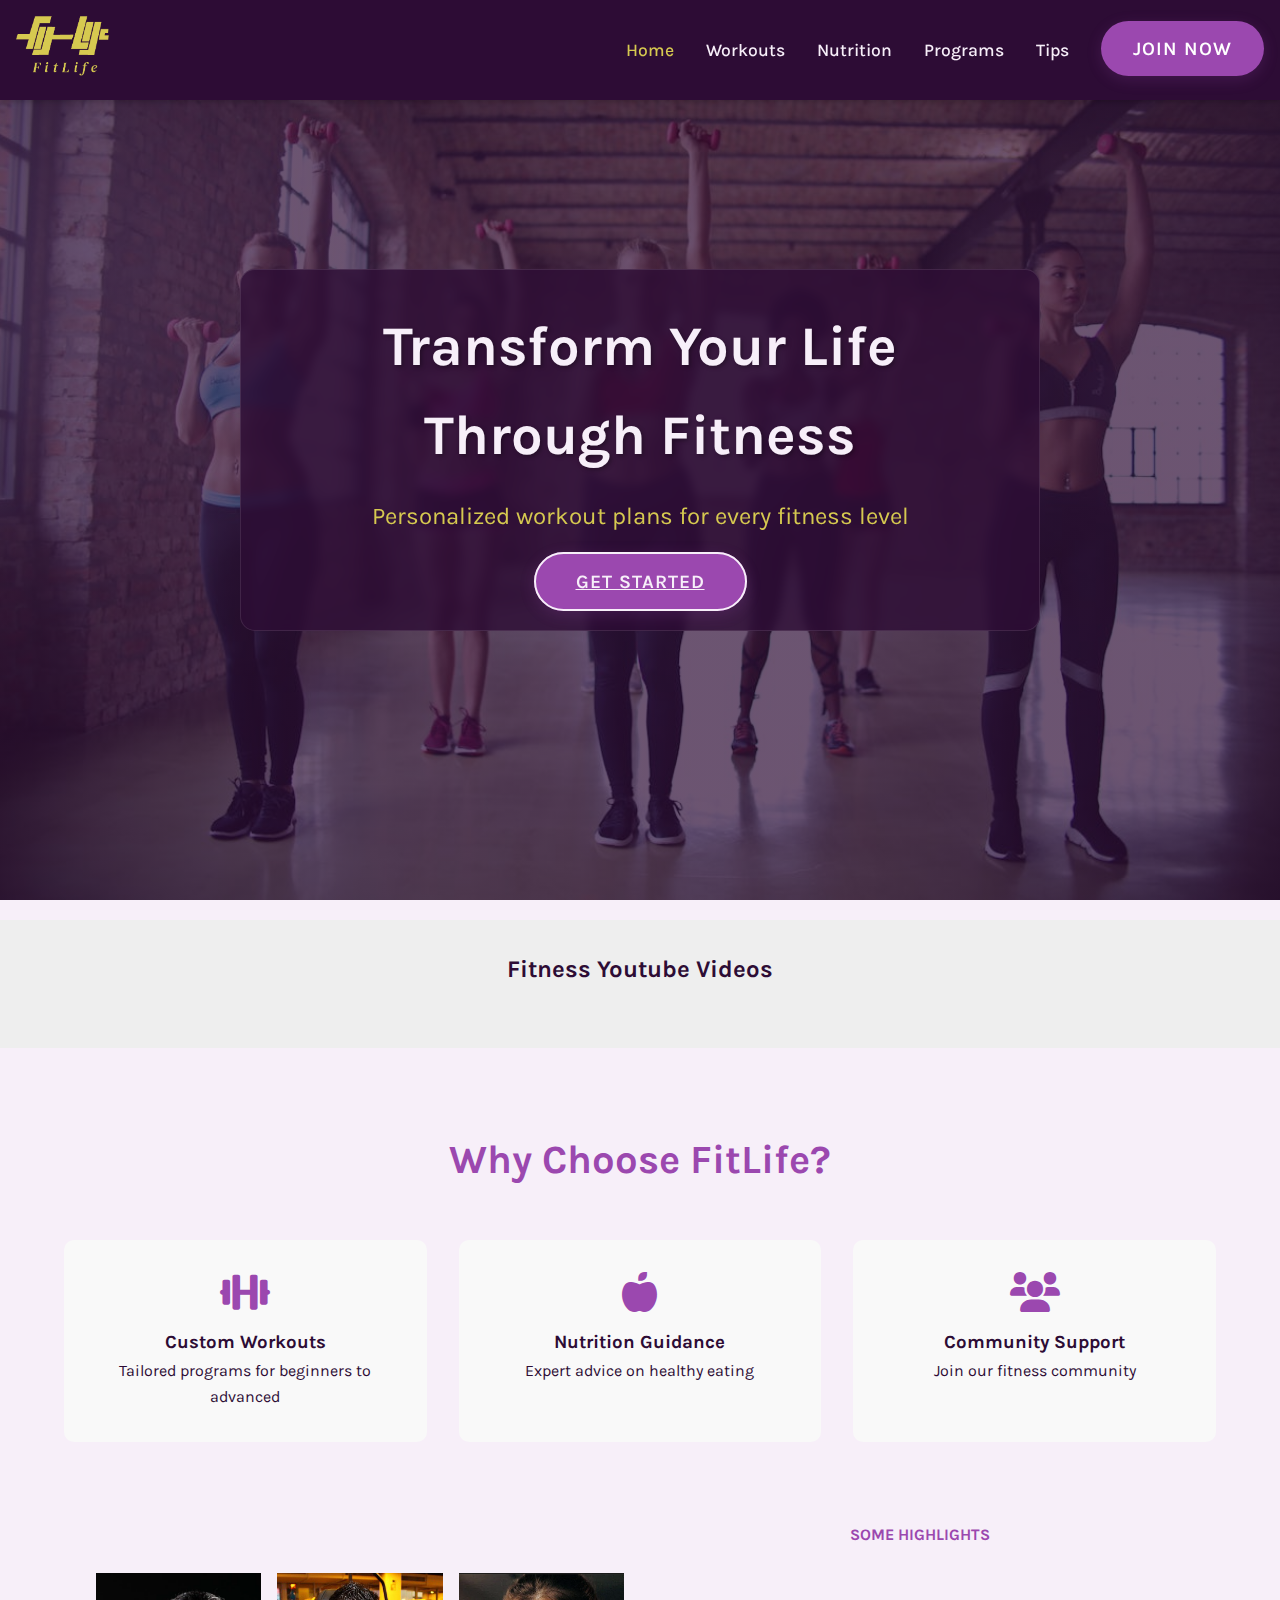
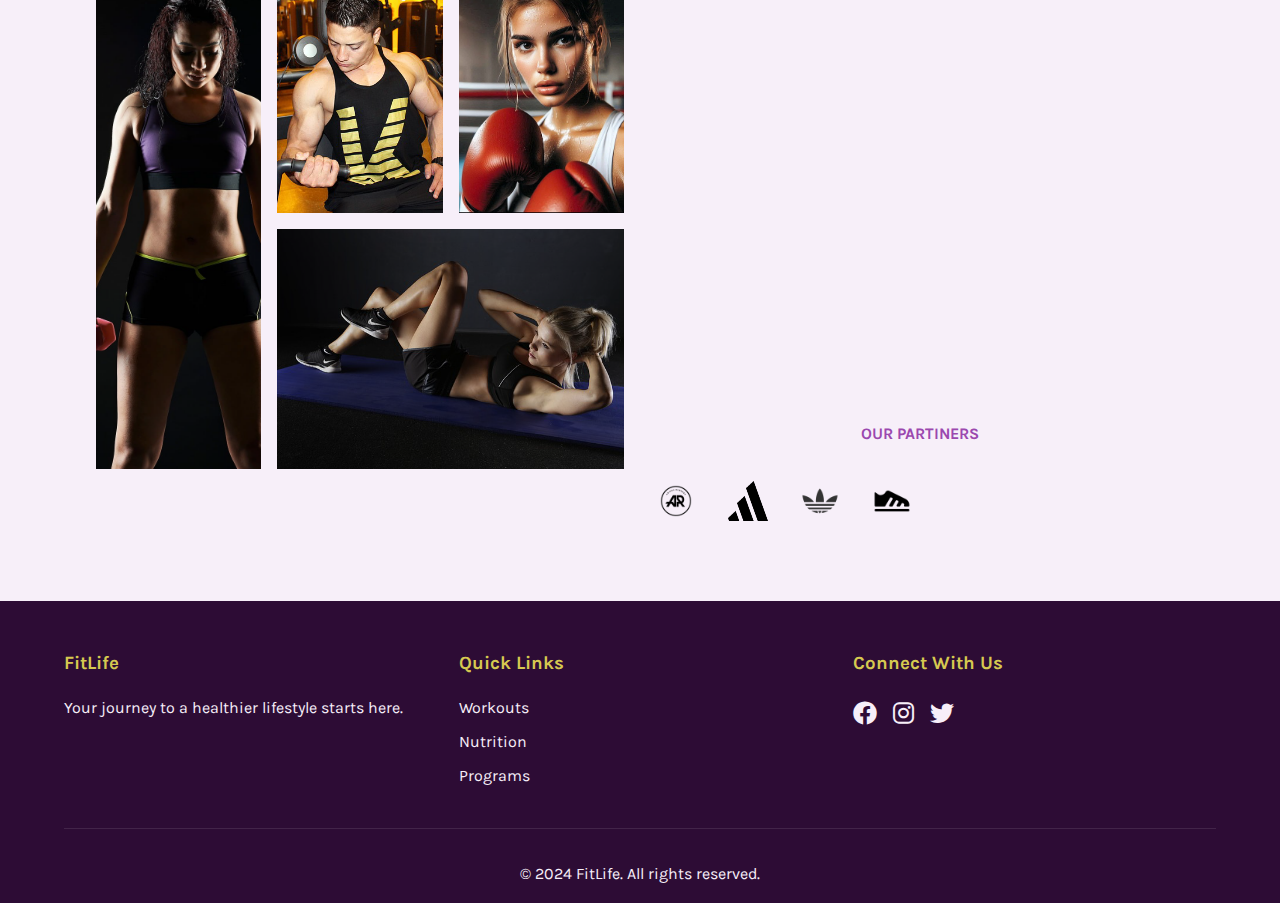
<file: index.html>
<!DOCTYPE html>
<html lang="en">

<head>
  <meta charset="UTF-8" />
  <meta name="viewport" content="width=device-width, initial-scale=1.0" />
  <title>FitLife - Transform Your Life Through Fitness</title>
  <link rel="preconnect" href="https://fonts.googleapis.com" />
  <link rel="preconnect" href="https://fonts.gstatic.com" crossorigin />
  <link href="https://fonts.googleapis.com/css2?family=Karla:wght@400;500;600;700&display=swap" rel="stylesheet" />
  <link rel="stylesheet" href="css/style.css" />
  <link rel="stylesheet" href="https://cdnjs.cloudflare.com/ajax/libs/font-awesome/6.0.0/css/all.min.css" />
</head>

<body>
  <header>
    <nav class="navbar">
      <div class="nav-brand">
        <a href="index.html"><img src="images/logo.png" alt="FitLife Logo" class="nav-logo" /></a>
      </div>
      <button class="nav-toggle" aria-label="toggle navigation">
        <span class="hamburger"></span>
      </button>
      <ul class="nav-menu">
        <li class="nav-item">
          <a href="index.html" class="nav-link active">Home</a>
        </li>
        <li class="nav-item">
          <a href="workouts.html" class="nav-link">Workouts</a>
        </li>
        <li class="nav-item">
          <a href="nutrition.html" class="nav-link">Nutrition</a>
        </li>
        <li class="nav-item">
          <a href="programs.html" class="nav-link">Programs</a>
        </li>
        <li class="nav-item">
          <a href="tips.html" class="nav-link">Tips</a>
        </li>
        <li class="nav-item">
          <a href="checkout.html?plan=beginner&price=49.99" class="nav-link cta-button">Join Now</a>
        </li>
      </ul>
    </nav>
  </header>

  <main>
    <section class="hero">
      <div class="hero-content">
        <h1>Transform Your Life Through Fitness</h1>
        <p>Personalized workout plans for every fitness level</p>
        <a href="programs.html" class="cta-button">Get Started</a>
      </div>
    </section>

    <section class="video-list">
      <h2>Fitness Youtube Videos</h2>
      <div class="video-content" id="video"></div>
    </section>

    <section class="features">
      <h2>Why Choose FitLife?</h2>
      <div class="feature-grid">
        <div class="feature-card">
          <i class="fas fa-dumbbell"></i>
          <h3>Custom Workouts</h3>
          <p>Tailored programs for beginners to advanced</p>
        </div>
        <div class="feature-card">
          <i class="fas fa-apple-alt"></i>
          <h3>Nutrition Guidance</h3>
          <p>Expert advice on healthy eating</p>
        </div>
        <div class="feature-card">
          <i class="fas fa-users"></i>
          <h3>Community Support</h3>
          <p>Join our fitness community</p>
        </div>
      </div>

      <div class="highlight" id="highlight">
        <div class="left-highlight">
          <img src="./images/image1.png" alt="image 1" />
          <img src="./images/image3.png" alt="image 3" />
          <img src="./images/image4.png" alt="image 4" />
          <img src="./images/image2.png" alt="image 2" />
        </div>
        <div class="right-highlight">
          <span>some highlights</span>

          <div class="reason-to-choose">
            <span class='stroke-text'>Reasons</span>
            <span> to choose us</span>
          </div>

          <div class='promotion'>
            <div class="advantage-1">
              <i class="ri-magic-line"></i>
              <span>A team of over 20 expert coaches</span>
            </div>
            <div class="advantage-2">
              <i class="ri-magic-line"></i>
              <span>Train more efficiently and quickly than ever before</span>
            </div>
            <div class="advantage-3">
              <i class="ri-magic-line"></i>
              <span>Enjoy the first 2 months free as a new member
              </span>
            </div>
            <div class="advantage-4">
              <i class="ri-magic-line"></i>
              <span>Faithful partners</span>
            </div>
          </div>
          <span class="partner-title">
            Our partiners
          </span>

          <div class="partners">
            <img src="./images/icon1.png" alt="icon1" />
            <img src="./images/icon2.png" alt="icon2" />
            <img src="./images/icon3.png" alt="icon3" />
            <img src="./images/icon4.png" alt="icon4" />
          </div>
        </div>
      </div>
    </section>
  </main>

  <footer>
    <div class="footer-content">
      <div class="footer-section">
        <h3>FitLife</h3>
        <p>Your journey to a healthier lifestyle starts here.</p>
      </div>
      <div class="footer-section">
        <h3>Quick Links</h3>
        <ul>
          <li><a href="workouts.html">Workouts</a></li>
          <li><a href="nutrition.html">Nutrition</a></li>
          <li><a href="programs.html">Programs</a></li>
        </ul>
      </div>
      <div class="footer-section">
        <h3>Connect With Us</h3>
        <div class="social-links">
          <a href="#"><i class="fab fa-facebook"></i></a>
          <a href="#"><i class="fab fa-instagram"></i></a>
          <a href="#"><i class="fab fa-twitter"></i></a>
        </div>
      </div>
    </div>
    <div class="footer-bottom">
      <p>&copy; 2024 FitLife. All rights reserved.</p>
    </div>
  </footer>

  <script src="js/main.js" defer></script>
</body>

</html>
</file>
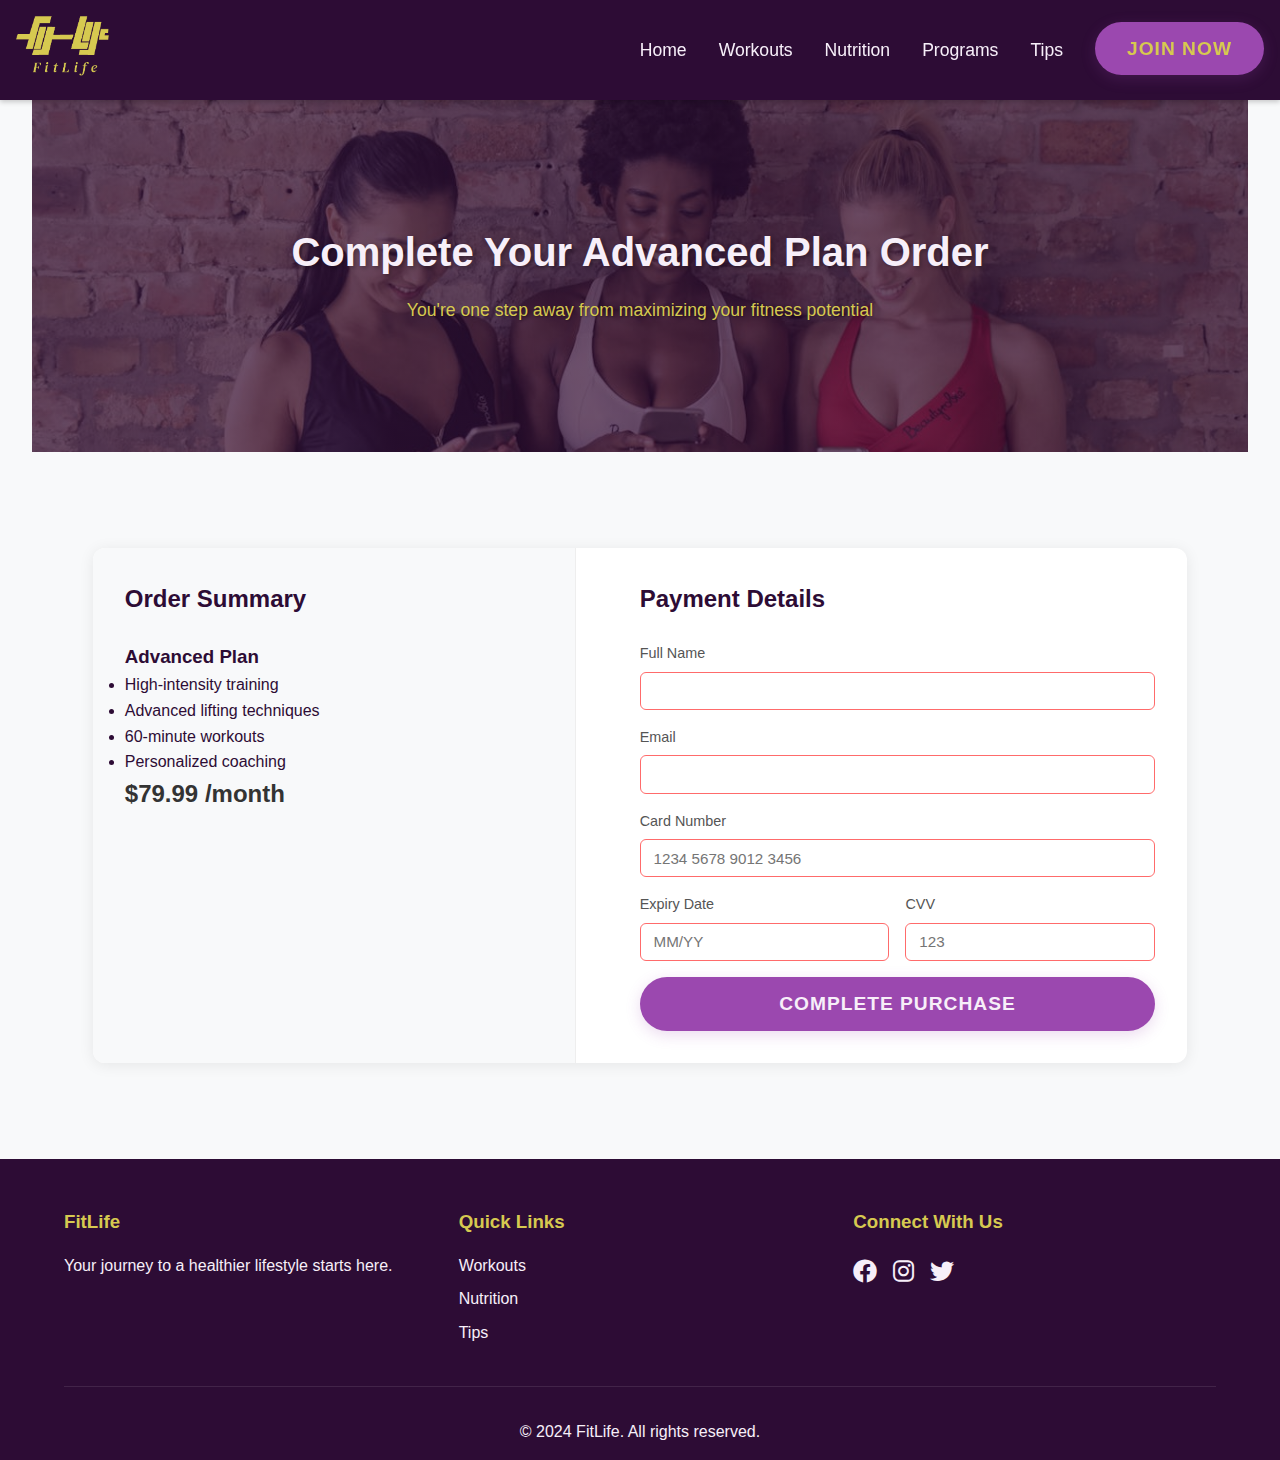
<file: checkout-advanced.html>
<!DOCTYPE html>
<html lang="en">
<head>
    <meta charset="UTF-8">
    <meta name="viewport" content="width=device-width, initial-scale=1.0">
    <title>Advanced Checkout - FitLife</title>
    <link rel="stylesheet" href="css/style.css">
    <link rel="stylesheet" href="https://cdnjs.cloudflare.com/ajax/libs/font-awesome/6.0.0/css/all.min.css">
    <style>
        .form-group input:invalid {
            border-color: #ff6b6b;
        }
        .form-group input:valid {
            border-color: #51cf66;
        }
    </style>
</head>
<body>
    <header>
        <nav class="navbar">
            <div class="nav-brand">
                <a href="index.html"><img src="images/logo.png" alt="FitLife Logo" class="nav-logo"></a>
            </div>
            <button class="nav-toggle" aria-label="toggle navigation">
                <span class="hamburger"></span>
            </button>
            <ul class="nav-menu">
                <li class="nav-item"><a href="index.html" class="nav-link">Home</a></li>
                <li class="nav-item"><a href="workouts.html" class="nav-link">Workouts</a></li>
                <li class="nav-item"><a href="nutrition.html" class="nav-link">Nutrition</a></li>
                <li class="nav-item"><a href="programs.html" class="nav-link">Programs</a></li>
                <li class="nav-item"><a href="tips.html" class="nav-link">Tips</a></li>
                <li class="nav-item"><a href="checkout.html" class="nav-link active cta-button">Join Now</a></li>
            </ul>
        </nav>
    </header>

    <main class="checkout-page">
        <section class="page-header">
            <div class="header-content">
                <h1>Complete Your Advanced Plan Order</h1>
                <p>You're one step away from maximizing your fitness potential</p>
            </div>
        </section>

        <section class="checkout-content">
            <div class="order-summary">
                <h2>Order Summary</h2>
                <div class="plan-details">
                    <h3>Advanced Plan</h3>
                    <ul>
                        <li>High-intensity training</li>
                        <li>Advanced lifting techniques</li>
                        <li>60-minute workouts</li>
                        <li>Personalized coaching</li>
                    </ul>
                    <div class="price">
                        <span class="amount">$79.99</span>
                        <span class="period">/month</span>
                    </div>
                </div>
            </div>

            <div class="checkout-form">
                <h2>Payment Details</h2>
                <form id="payment-form">
                    <div class="form-group">
                        <label for="name">Full Name</label>
                        <input type="text" id="name" pattern="[A-Za-z\s]+" required>
                    </div>
                    <div class="form-group">
                        <label for="email">Email</label>
                        <input type="email" id="email" required>
                    </div>
                    <div class="form-group">
                        <label for="card">Card Number</label>
                        <input type="text" id="card" maxlength="19" placeholder="1234 5678 9012 3456" required>
                    </div>
                    <div class="form-row">
                        <div class="form-group">
                            <label for="expiry">Expiry Date</label>
                            <input type="text" id="expiry" maxlength="5" placeholder="MM/YY" required>
                        </div>
                        <div class="form-group">
                            <label for="cvv">CVV</label>
                            <input type="text" id="cvv" maxlength="3" placeholder="123" required>
                        </div>
                    </div>
                    <button type="submit" class="submit-button">Complete Purchase</button>
                </form>
            </div>
        </section>
    </main>

   
    <footer>
        <div class="footer-content">
            <div class="footer-section">
                <h3>FitLife</h3>
                <p>Your journey to a healthier lifestyle starts here.</p>
            </div>
            <div class="footer-section">
                <h3>Quick Links</h3>
                <ul>
                    <li><a href="workouts.html">Workouts</a></li>
                    <li><a href="nutrition.html">Nutrition</a></li>
                    <li><a href="tips.html">Tips</a></li>
                </ul>
            </div>
            <div class="footer-section">
                <h3>Connect With Us</h3>
                <div class="social-links">
                    <a href="#"><i class="fab fa-facebook"></i></a>
                    <a href="#"><i class="fab fa-instagram"></i></a>
                    <a href="#"><i class="fab fa-twitter"></i></a>
                </div>
            </div>
        </div>
        <div class="footer-bottom">
            <p>&copy; 2024 FitLife. All rights reserved.</p>
        </div>
    </footer>
    <script src="js/form-validation.js"></script>
</body>
</html>
</file>
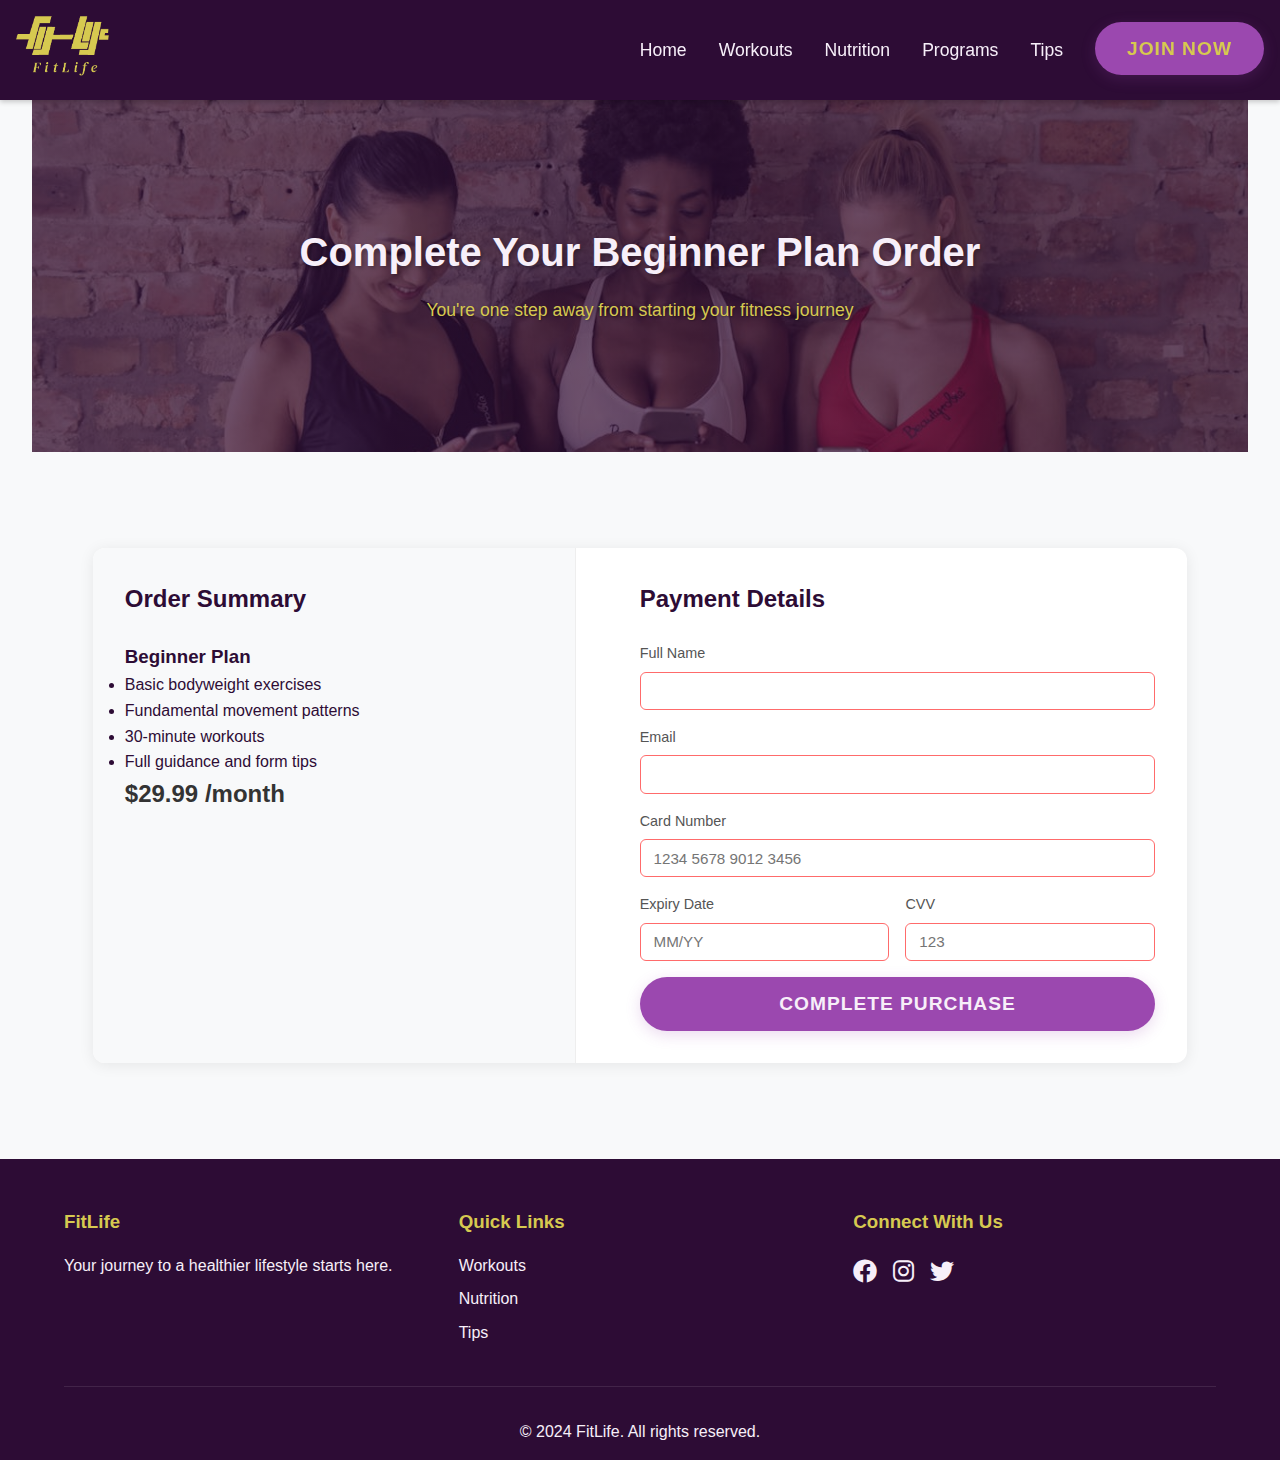
<file: checkout-beginner.html>
<!DOCTYPE html>
<html lang="en">
<head>
    <meta charset="UTF-8">
    <meta name="viewport" content="width=device-width, initial-scale=1.0">
    <title>Beginner Checkout - FitLife</title>
    <link rel="stylesheet" href="css/style.css">
    <link rel="stylesheet" href="https://cdnjs.cloudflare.com/ajax/libs/font-awesome/6.0.0/css/all.min.css">
    <style>
        .form-group input:invalid {
            border-color: #ff6b6b;
        }
        .form-group input:valid {
            border-color: #51cf66;
        }
    </style>
</head>
<body>
    <header>
        <nav class="navbar">
            <div class="nav-brand">
                <a href="index.html"><img src="images/logo.png" alt="FitLife Logo" class="nav-logo"></a>
            </div>
            <button class="nav-toggle" aria-label="toggle navigation">
                <span class="hamburger"></span>
            </button>
            <ul class="nav-menu">
                <li class="nav-item"><a href="index.html" class="nav-link">Home</a></li>
                <li class="nav-item"><a href="workouts.html" class="nav-link">Workouts</a></li>
                <li class="nav-item"><a href="nutrition.html" class="nav-link">Nutrition</a></li>
                <li class="nav-item"><a href="programs.html" class="nav-link">Programs</a></li>
                <li class="nav-item"><a href="tips.html" class="nav-link">Tips</a></li>
                <li class="nav-item"><a href="checkout.html" class="nav-link active cta-button">Join Now</a></li>
            </ul>
        </nav>
    </header>

    <main class="checkout-page">
        <section class="page-header">
            <div class="header-content">
                <h1>Complete Your Beginner Plan Order</h1>
                <p>You're one step away from starting your fitness journey</p>
            </div>
        </section>

        <section class="checkout-content">
            <div class="order-summary">
                <h2>Order Summary</h2>
                <div class="plan-details">
                    <h3>Beginner Plan</h3>
                    <ul>
                        <li>Basic bodyweight exercises</li>
                        <li>Fundamental movement patterns</li>
                        <li>30-minute workouts</li>
                        <li>Full guidance and form tips</li>
                    </ul>
                    <div class="price">
                        <span class="amount">$29.99</span>
                        <span class="period">/month</span>
                    </div>
                </div>
            </div>

            <div class="checkout-form">
                <h2>Payment Details</h2>
                <form id="payment-form">
                    <div class="form-group">
                        <label for="name">Full Name</label>
                        <input type="text" id="name" pattern="[A-Za-z\s]+" required>
                    </div>
                    <div class="form-group">
                        <label for="email">Email</label>
                        <input type="email" id="email" required>
                    </div>
                    <div class="form-group">
                        <label for="card">Card Number</label>
                        <input type="text" id="card" maxlength="19" placeholder="1234 5678 9012 3456" required>
                    </div>
                    <div class="form-row">
                        <div class="form-group">
                            <label for="expiry">Expiry Date</label>
                            <input type="text" id="expiry" maxlength="5" placeholder="MM/YY" required>
                        </div>
                        <div class="form-group">
                            <label for="cvv">CVV</label>
                            <input type="text" id="cvv" maxlength="3" placeholder="123" required>
                        </div>
                    </div>
                    <button type="submit" class="submit-button">Complete Purchase</button>
                </form>
            </div>
        </section>
    </main>


    <footer>
        <div class="footer-content">
            <div class="footer-section">
                <h3>FitLife</h3>
                <p>Your journey to a healthier lifestyle starts here.</p>
            </div>
            <div class="footer-section">
                <h3>Quick Links</h3>
                <ul>
                    <li><a href="workouts.html">Workouts</a></li>
                    <li><a href="nutrition.html">Nutrition</a></li>
                    <li><a href="tips.html">Tips</a></li>
                </ul>
            </div>
            <div class="footer-section">
                <h3>Connect With Us</h3>
                <div class="social-links">
                    <a href="#"><i class="fab fa-facebook"></i></a>
                    <a href="#"><i class="fab fa-instagram"></i></a>
                    <a href="#"><i class="fab fa-twitter"></i></a>
                </div>
            </div>
        </div>
        <div class="footer-bottom">
            <p>&copy; 2024 FitLife. All rights reserved.</p>
        </div>
    </footer>
    <script src="js/form-validation.js"></script>
</body>
</html>
</file>
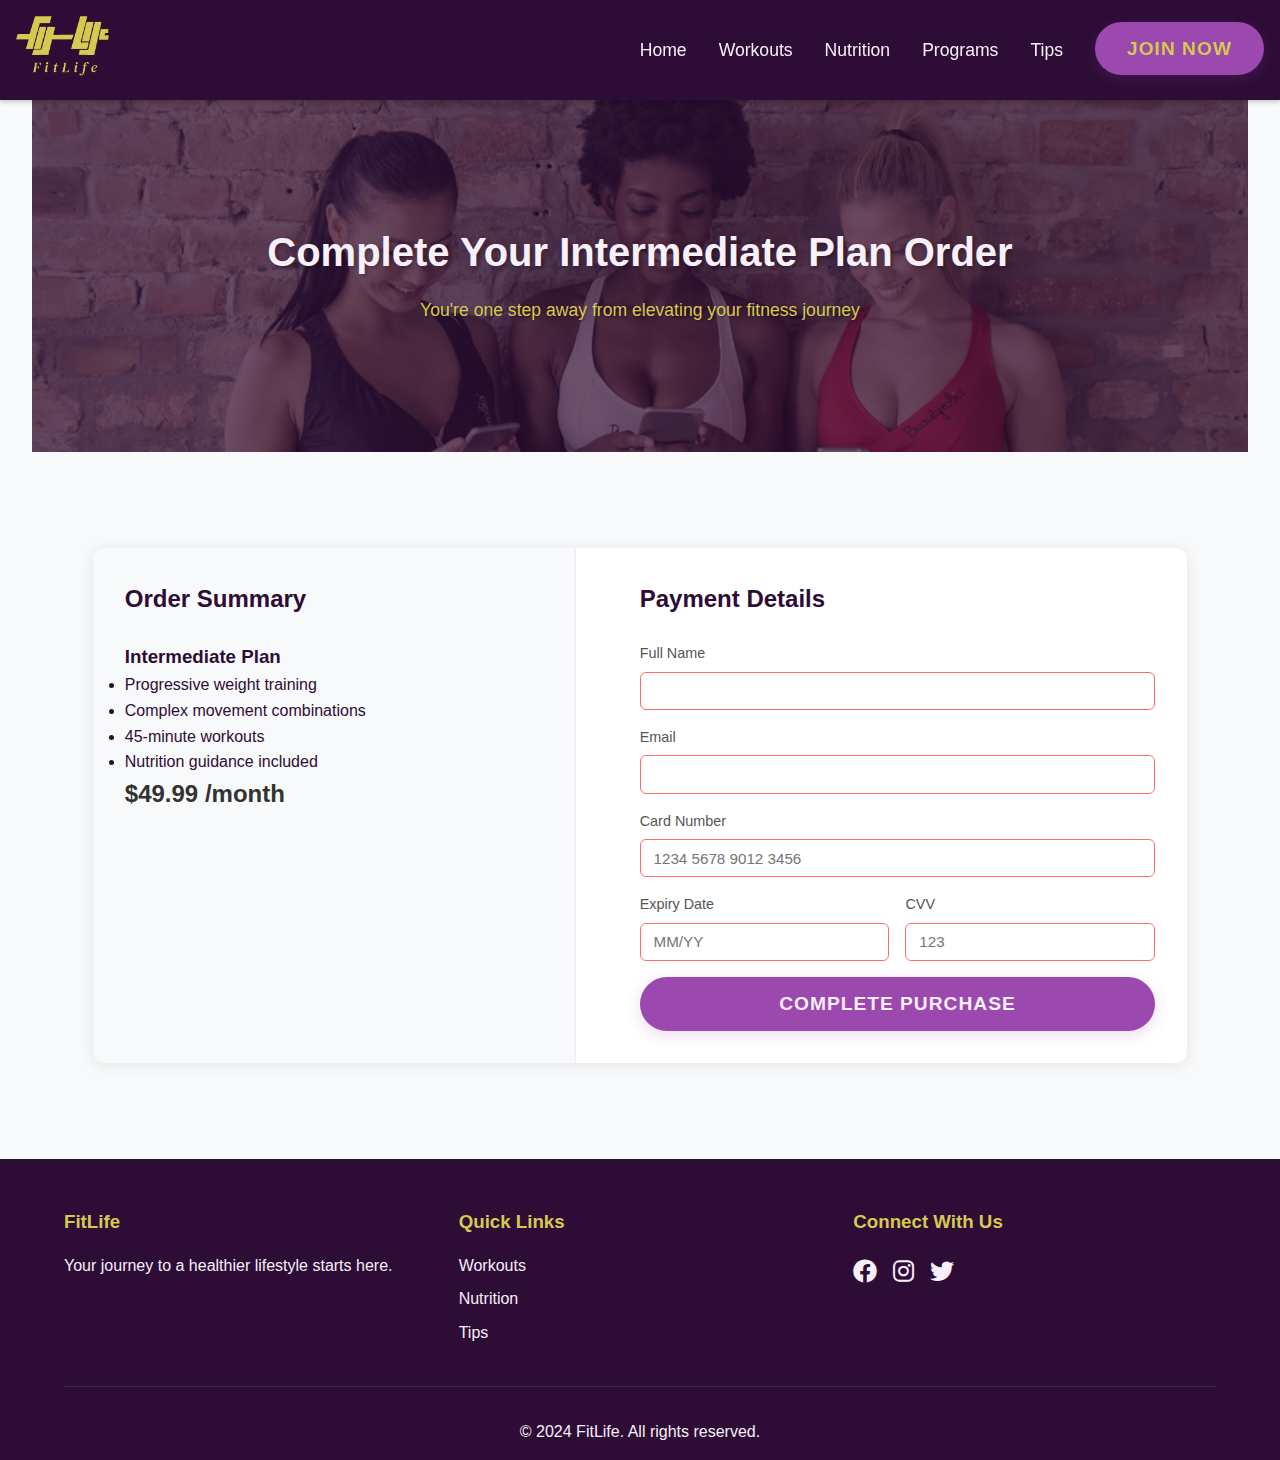
<file: checkout-intermediate.html>
<!DOCTYPE html>
<html lang="en">
<head>
    <meta charset="UTF-8">
    <meta name="viewport" content="width=device-width, initial-scale=1.0">
    <title>Intermediate Checkout - FitLife</title>
    <link rel="stylesheet" href="css/style.css">
    <link rel="stylesheet" href="https://cdnjs.cloudflare.com/ajax/libs/font-awesome/6.0.0/css/all.min.css">
    <style>
        .form-group input:invalid {
            border-color: #ff6b6b;
        }
        .form-group input:valid {
            border-color: #51cf66;
        }
    </style>
</head>
<body>
    <header>
        <nav class="navbar">
            <div class="nav-brand">
                <a href="index.html"><img src="images/logo.png" alt="FitLife Logo" class="nav-logo"></a>
            </div>
            <button class="nav-toggle" aria-label="toggle navigation">
                <span class="hamburger"></span>
            </button>
            <ul class="nav-menu">
                <li class="nav-item"><a href="index.html" class="nav-link">Home</a></li>
                <li class="nav-item"><a href="workouts.html" class="nav-link">Workouts</a></li>
                <li class="nav-item"><a href="nutrition.html" class="nav-link">Nutrition</a></li>
                <li class="nav-item"><a href="programs.html" class="nav-link">Programs</a></li>
                <li class="nav-item"><a href="tips.html" class="nav-link">Tips</a></li>
                <li class="nav-item"><a href="checkout.html" class="nav-link active cta-button">Join Now</a></li>
            </ul>
        </nav>
    </header>

    <main class="checkout-page">
        <section class="page-header">
            <div class="header-content">
                <h1>Complete Your Intermediate Plan Order</h1>
                <p>You're one step away from elevating your fitness journey</p>
            </div>
        </section>

        <section class="checkout-content">
            <div class="order-summary">
                <h2>Order Summary</h2>
                <div class="plan-details">
                    <h3>Intermediate Plan</h3>
                    <ul>
                        <li>Progressive weight training</li>
                        <li>Complex movement combinations</li>
                        <li>45-minute workouts</li>
                        <li>Nutrition guidance included</li>
                    </ul>
                    <div class="price">
                        <span class="amount">$49.99</span>
                        <span class="period">/month</span>
                    </div>
                </div>
            </div>

            <div class="checkout-form">
                <h2>Payment Details</h2>
                <form id="payment-form">
                    <div class="form-group">
                        <label for="name">Full Name</label>
                        <input type="text" id="name" pattern="[A-Za-z\s]+" required>
                    </div>
                    <div class="form-group">
                        <label for="email">Email</label>
                        <input type="email" id="email" required>
                    </div>
                    <div class="form-group">
                        <label for="card">Card Number</label>
                        <input type="text" id="card" maxlength="19" placeholder="1234 5678 9012 3456" required>
                    </div>
                    <div class="form-row">
                        <div class="form-group">
                            <label for="expiry">Expiry Date</label>
                            <input type="text" id="expiry" maxlength="5" placeholder="MM/YY" required>
                        </div>
                        <div class="form-group">
                            <label for="cvv">CVV</label>
                            <input type="text" id="cvv" maxlength="3" placeholder="123" required>
                        </div>
                    </div>
                    <button type="submit" class="submit-button">Complete Purchase</button>
                </form>
            </div>
        </section>
    </main>

    
    <footer>
        <div class="footer-content">
            <div class="footer-section">
                <h3>FitLife</h3>
                <p>Your journey to a healthier lifestyle starts here.</p>
            </div>
            <div class="footer-section">
                <h3>Quick Links</h3>
                <ul>
                    <li><a href="workouts.html">Workouts</a></li>
                    <li><a href="nutrition.html">Nutrition</a></li>
                    <li><a href="tips.html">Tips</a></li>
                </ul>
            </div>
            <div class="footer-section">
                <h3>Connect With Us</h3>
                <div class="social-links">
                    <a href="#"><i class="fab fa-facebook"></i></a>
                    <a href="#"><i class="fab fa-instagram"></i></a>
                    <a href="#"><i class="fab fa-twitter"></i></a>
                </div>
            </div>
        </div>
        <div class="footer-bottom">
            <p>&copy; 2024 FitLife. All rights reserved.</p>
        </div>
    </footer>
    <script src="js/form-validation.js"></script>
</body>
</html>
</file>
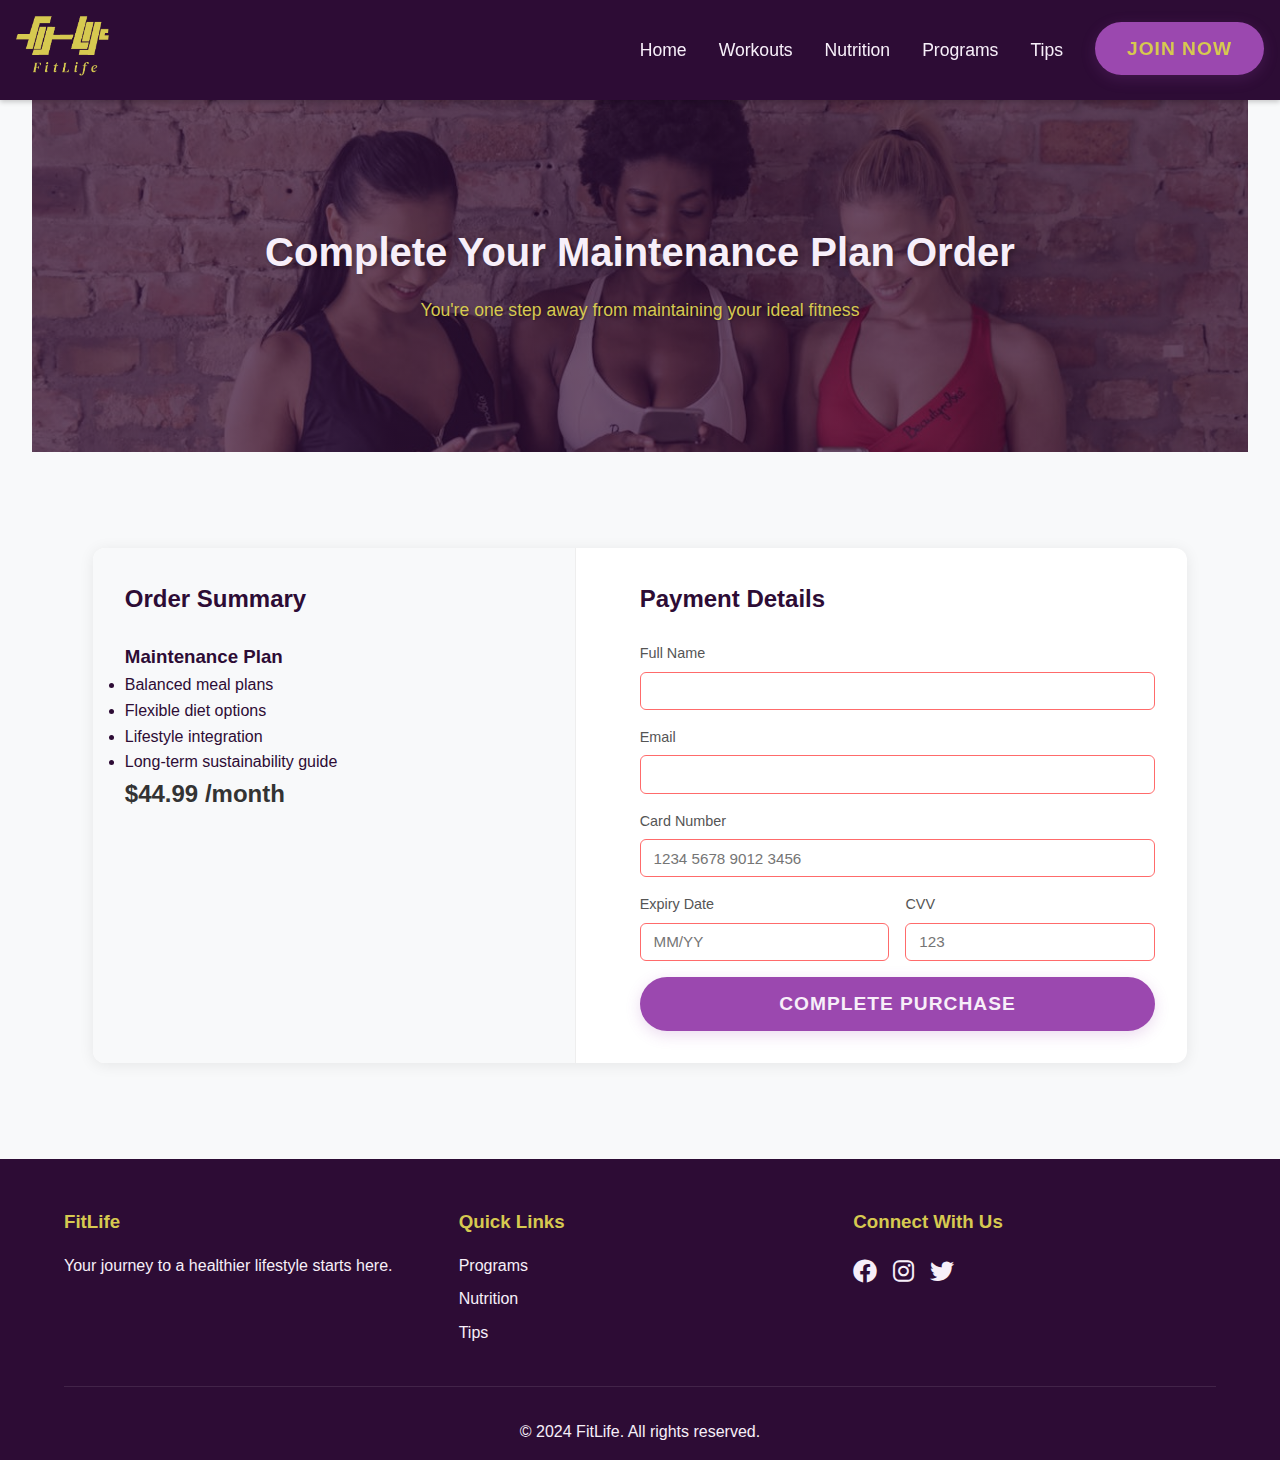
<file: checkout-maintenance.html>
<!DOCTYPE html>
<html lang="en">
<head>
    <meta charset="UTF-8">
    <meta name="viewport" content="width=device-width, initial-scale=1.0">
    <title>Maintenance Plan Checkout - FitLife</title>
    <link rel="stylesheet" href="css/style.css">
    <link rel="stylesheet" href="https://cdnjs.cloudflare.com/ajax/libs/font-awesome/6.0.0/css/all.min.css">
    <style>
        .form-group input:invalid {
            border-color: #ff6b6b;
        }
        .form-group input:valid {
            border-color: #51cf66;
        }
    </style>
</head>
<body>
    <header>
        <nav class="navbar">
            <div class="nav-brand">
                <a href="index.html"><img src="images/logo.png" alt="FitLife Logo" class="nav-logo"></a>
            </div>
            <button class="nav-toggle" aria-label="toggle navigation">
                <span class="hamburger"></span>
            </button>
            <ul class="nav-menu">
                <li class="nav-item"><a href="index.html" class="nav-link">Home</a></li>
                <li class="nav-item"><a href="workouts.html" class="nav-link">Workouts</a></li>
                <li class="nav-item"><a href="nutrition.html" class="nav-link">Nutrition</a></li>
                <li class="nav-item"><a href="programs.html" class="nav-link">Programs</a></li>
                <li class="nav-item"><a href="tips.html" class="nav-link">Tips</a></li>
                <li class="nav-item"><a href="checkout.html" class="nav-link active cta-button">Join Now</a></li>
            </ul>
        </nav>
    </header>

    <main class="checkout-page">
        <section class="page-header">
            <div class="header-content">
                <h1>Complete Your Maintenance Plan Order</h1>
                <p>You're one step away from maintaining your ideal fitness</p>
            </div>
        </section>

        <section class="checkout-content">
            <div class="order-summary">
                <h2>Order Summary</h2>
                <div class="plan-details">
                    <h3>Maintenance Plan</h3>
                    <ul>
                        <li>Balanced meal plans</li>
                        <li>Flexible diet options</li>
                        <li>Lifestyle integration</li>
                        <li>Long-term sustainability guide</li>
                    </ul>
                    <div class="price">
                        <span class="amount">$44.99</span>
                        <span class="period">/month</span>
                    </div>
                </div>
            </div>

            <div class="checkout-form">
                <h2>Payment Details</h2>
                <form id="payment-form">
                    <div class="form-group">
                        <label for="name">Full Name</label>
                        <input type="text" id="name" pattern="[A-Za-z\s]+" required>
                    </div>
                    <div class="form-group">
                        <label for="email">Email</label>
                        <input type="email" id="email" required>
                    </div>
                    <div class="form-group">
                        <label for="card">Card Number</label>
                        <input type="text" id="card" maxlength="19" placeholder="1234 5678 9012 3456" required>
                    </div>
                    <div class="form-row">
                        <div class="form-group">
                            <label for="expiry">Expiry Date</label>
                            <input type="text" id="expiry" maxlength="5" placeholder="MM/YY" required>
                        </div>
                        <div class="form-group">
                            <label for="cvv">CVV</label>
                            <input type="text" id="cvv" maxlength="3" placeholder="123" required>
                        </div>
                    </div>
                    <button type="submit" class="submit-button">Complete Purchase</button>
                </form>
            </div>
        </section>
    </main>


    <footer>
        <div class="footer-content">
            <div class="footer-section">
                <h3>FitLife</h3>
                <p>Your journey to a healthier lifestyle starts here.</p>
            </div>
            <div class="footer-section">
                <h3>Quick Links</h3>
                <ul>
                    <li><a href="programs.html">Programs</a></li>
                    <li><a href="nutrition.html">Nutrition</a></li>
                    <li><a href="tips.html">Tips</a></li>
                </ul>
            </div>
            <div class="footer-section">
                <h3>Connect With Us</h3>
                <div class="social-links">
                    <a href="#"><i class="fab fa-facebook"></i></a>
                    <a href="#"><i class="fab fa-instagram"></i></a>
                    <a href="#"><i class="fab fa-twitter"></i></a>
                </div>
            </div>
        </div>
        <div class="footer-bottom">
            <p>&copy; 2024 FitLife. All rights reserved.</p>
        </div>
    </footer>
    <script src="js/form-validation.js"></script>
</body>
</html>
</file>
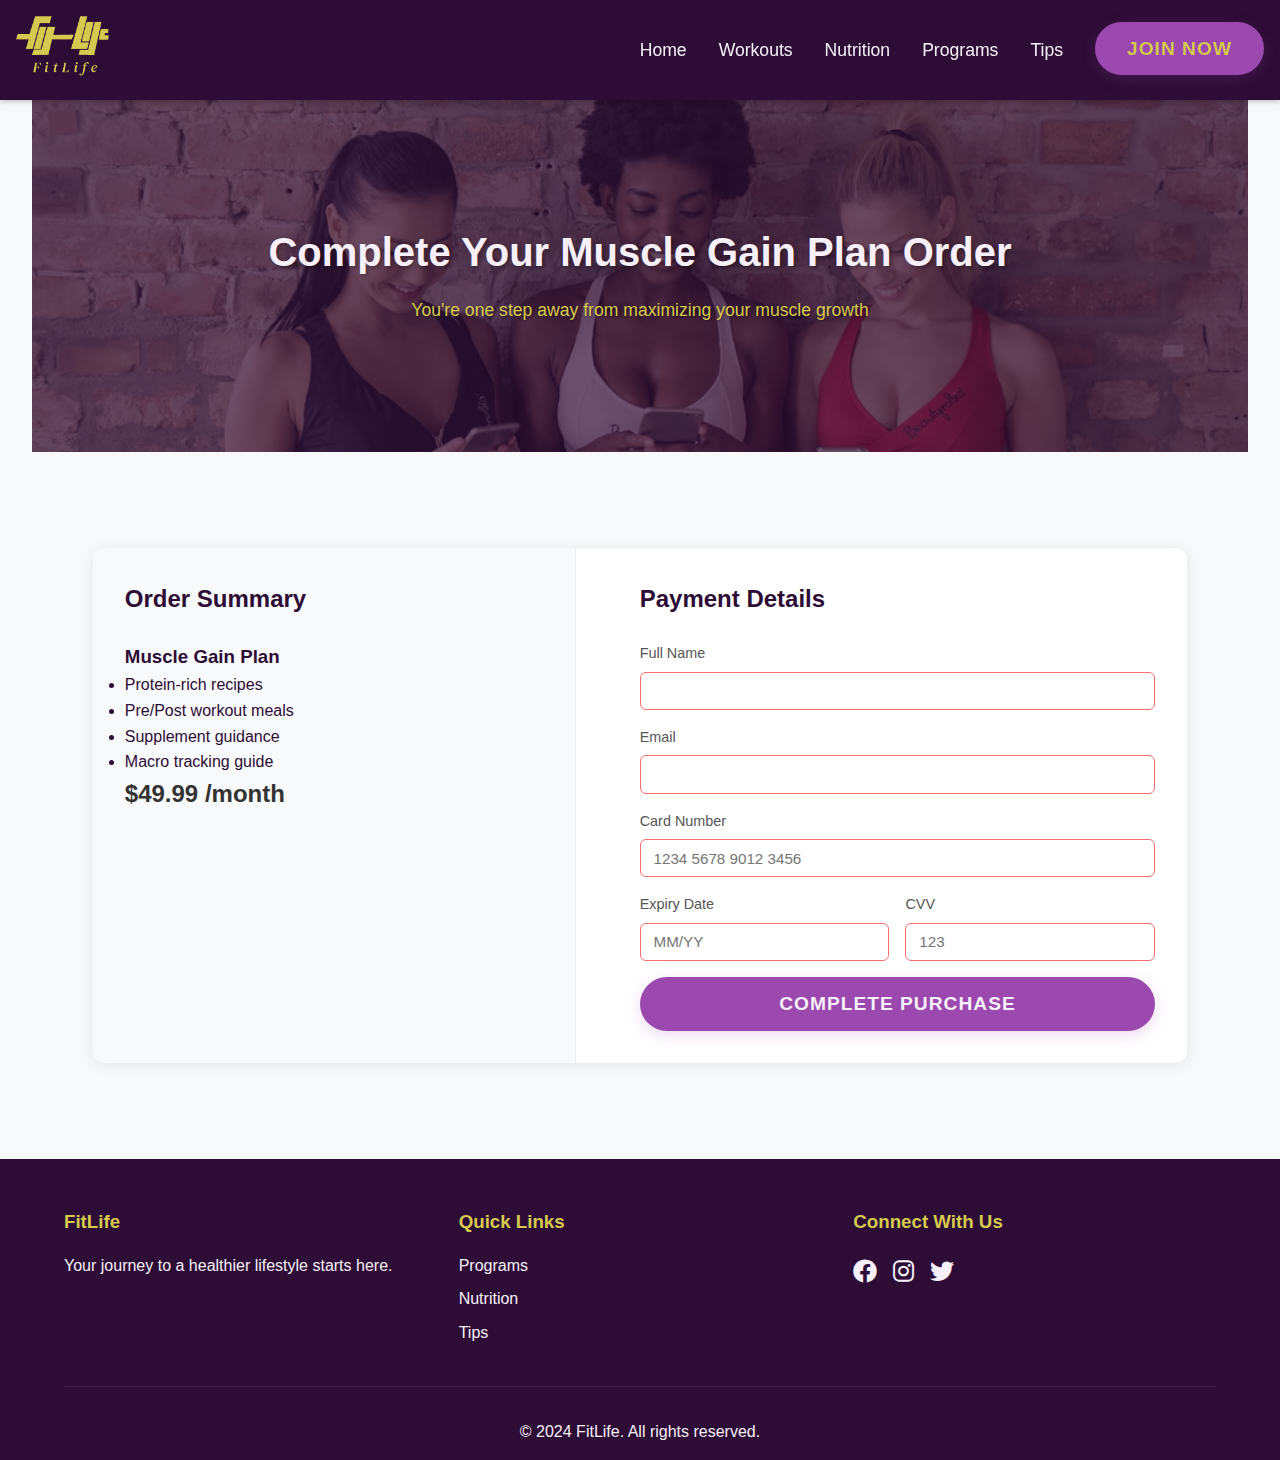
<file: checkout-musclegain.html>
<!DOCTYPE html>
<html lang="en">
<head>
    <meta charset="UTF-8">
    <meta name="viewport" content="width=device-width, initial-scale=1.0">
    <title>Muscle Gain Plan Checkout - FitLife</title>
    <link rel="stylesheet" href="css/style.css">
    <link rel="stylesheet" href="https://cdnjs.cloudflare.com/ajax/libs/font-awesome/6.0.0/css/all.min.css">
    <style>
        .form-group input:invalid {
            border-color: #ff6b6b;
        }
        .form-group input:valid {
            border-color: #51cf66;
        }
    </style>
</head>
<body>
    <header>
        <nav class="navbar">
            <div class="nav-brand">
                <a href="index.html"><img src="images/logo.png" alt="FitLife Logo" class="nav-logo"></a>
            </div>
            <button class="nav-toggle" aria-label="toggle navigation">
                <span class="hamburger"></span>
            </button>
            <ul class="nav-menu">
                <li class="nav-item"><a href="index.html" class="nav-link">Home</a></li>
                <li class="nav-item"><a href="workouts.html" class="nav-link">Workouts</a></li>
                <li class="nav-item"><a href="nutrition.html" class="nav-link">Nutrition</a></li>
                <li class="nav-item"><a href="programs.html" class="nav-link">Programs</a></li>
                <li class="nav-item"><a href="tips.html" class="nav-link">Tips</a></li>
                <li class="nav-item"><a href="checkout.html" class="nav-link active cta-button">Join Now</a></li>
            </ul>
        </nav>
    </header>

    <main class="checkout-page">
        <section class="page-header">
            <div class="header-content">
                <h1>Complete Your Muscle Gain Plan Order</h1>
                <p>You're one step away from maximizing your muscle growth</p>
            </div>
        </section>

        <section class="checkout-content">
            <div class="order-summary">
                <h2>Order Summary</h2>
                <div class="plan-details">
                    <h3>Muscle Gain Plan</h3>
                    <ul>
                        <li>Protein-rich recipes</li>
                        <li>Pre/Post workout meals</li>
                        <li>Supplement guidance</li>
                        <li>Macro tracking guide</li>
                    </ul>
                    <div class="price">
                        <span class="amount">$49.99</span>
                        <span class="period">/month</span>
                    </div>
                </div>
            </div>

            <div class="checkout-form">
                <h2>Payment Details</h2>
                <form id="payment-form">
                    <div class="form-group">
                        <label for="name">Full Name</label>
                        <input type="text" id="name" pattern="[A-Za-z\s]+" required>
                    </div>
                    <div class="form-group">
                        <label for="email">Email</label>
                        <input type="email" id="email" required>
                    </div>
                    <div class="form-group">
                        <label for="card">Card Number</label>
                        <input type="text" id="card" maxlength="19" placeholder="1234 5678 9012 3456" required>
                    </div>
                    <div class="form-row">
                        <div class="form-group">
                            <label for="expiry">Expiry Date</label>
                            <input type="text" id="expiry" maxlength="5" placeholder="MM/YY" required>
                        </div>
                        <div class="form-group">
                            <label for="cvv">CVV</label>
                            <input type="text" id="cvv" maxlength="3" placeholder="123" required>
                        </div>
                    </div>
                    <button type="submit" class="submit-button">Complete Purchase</button>
                </form>
            </div>
        </section>
    </main>

    
    <footer>
        <div class="footer-content">
            <div class="footer-section">
                <h3>FitLife</h3>
                <p>Your journey to a healthier lifestyle starts here.</p>
            </div>
            <div class="footer-section">
                <h3>Quick Links</h3>
                <ul>
                    <li><a href="programs.html">Programs</a></li>
                    <li><a href="nutrition.html">Nutrition</a></li>
                    <li><a href="tips.html">Tips</a></li>
                </ul>
            </div>
            <div class="footer-section">
                <h3>Connect With Us</h3>
                <div class="social-links">
                    <a href="#"><i class="fab fa-facebook"></i></a>
                    <a href="#"><i class="fab fa-instagram"></i></a>
                    <a href="#"><i class="fab fa-twitter"></i></a>
                </div>
            </div>
        </div>
        <div class="footer-bottom">
            <p>&copy; 2024 FitLife. All rights reserved.</p>
        </div>
    </footer>
    <script src="js/form-validation.js"></script>
</body>
</html>
</file>
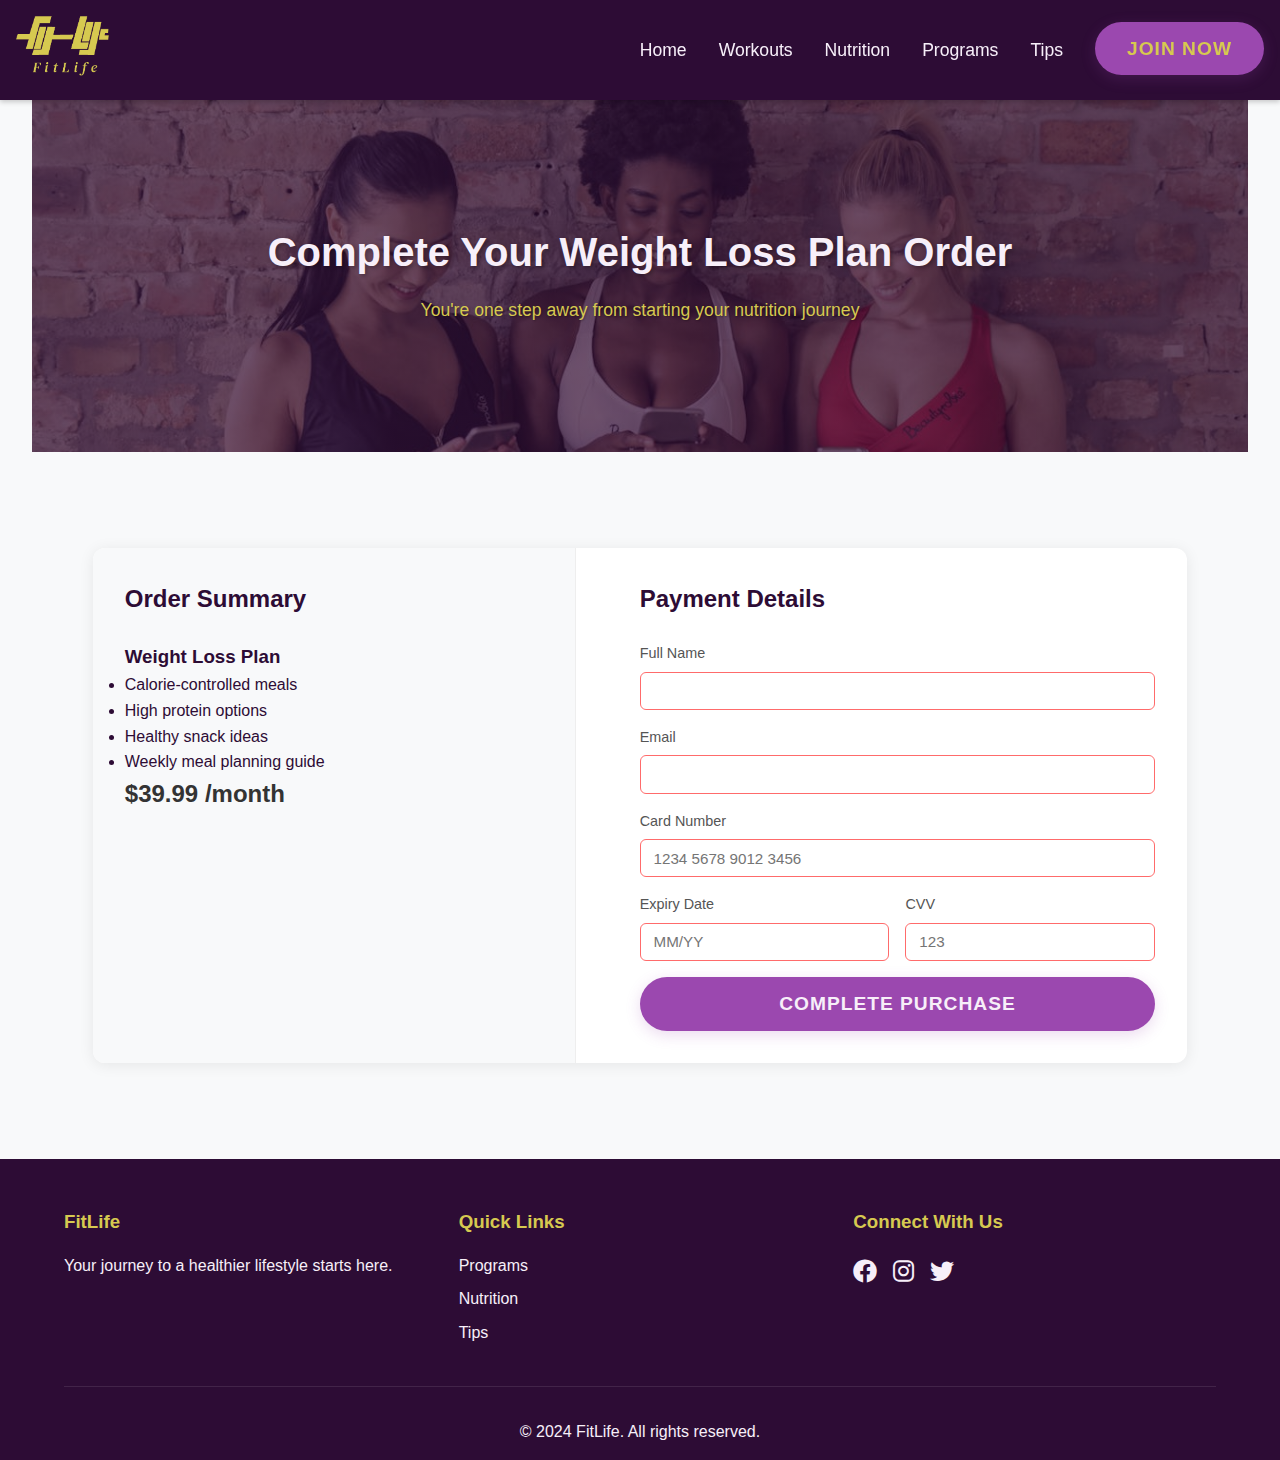
<file: checkout-weightloss.html>
<!DOCTYPE html>
<html lang="en">
<head>
    <meta charset="UTF-8">
    <meta name="viewport" content="width=device-width, initial-scale=1.0">
    <title>Weight Loss Plan Checkout - FitLife</title>
    <link rel="stylesheet" href="css/style.css">
    <link rel="stylesheet" href="https://cdnjs.cloudflare.com/ajax/libs/font-awesome/6.0.0/css/all.min.css">
    <style>
        .form-group input:invalid {
            border-color: #ff6b6b;
        }
        .form-group input:valid {
            border-color: #51cf66;
        }
    </style>
</head>
<body>
    <header>
        <nav class="navbar">
            <div class="nav-brand">
                <a href="index.html"><img src="images/logo.png" alt="FitLife Logo" class="nav-logo"></a>
            </div>
            <button class="nav-toggle" aria-label="toggle navigation">
                <span class="hamburger"></span>
            </button>
            <ul class="nav-menu">
                <li class="nav-item"><a href="index.html" class="nav-link">Home</a></li>
                <li class="nav-item"><a href="workouts.html" class="nav-link">Workouts</a></li>
                <li class="nav-item"><a href="nutrition.html" class="nav-link">Nutrition</a></li>
                <li class="nav-item"><a href="programs.html" class="nav-link">Programs</a></li>
                <li class="nav-item"><a href="tips.html" class="nav-link">Tips</a></li>
                <li class="nav-item"><a href="checkout.html" class="nav-link active cta-button">Join Now</a></li>
            </ul>
        </nav>
    </header>

    <main class="checkout-page">
        <section class="page-header">
            <div class="header-content">
                <h1>Complete Your Weight Loss Plan Order</h1>
                <p>You're one step away from starting your nutrition journey</p>
            </div>
        </section>

        <section class="checkout-content">
            <div class="order-summary">
                <h2>Order Summary</h2>
                <div class="plan-details">
                    <h3>Weight Loss Plan</h3>
                    <ul>
                        <li>Calorie-controlled meals</li>
                        <li>High protein options</li>
                        <li>Healthy snack ideas</li>
                        <li>Weekly meal planning guide</li>
                    </ul>
                    <div class="price">
                        <span class="amount">$39.99</span>
                        <span class="period">/month</span>
                    </div>
                </div>
            </div>

            <div class="checkout-form">
                <h2>Payment Details</h2>
                <form id="payment-form">
                    <div class="form-group">
                        <label for="name">Full Name</label>
                        <input type="text" id="name" pattern="[A-Za-z\s]+" required>
                    </div>
                    <div class="form-group">
                        <label for="email">Email</label>
                        <input type="email" id="email" required>
                    </div>
                    <div class="form-group">
                        <label for="card">Card Number</label>
                        <input type="text" id="card" maxlength="19" placeholder="1234 5678 9012 3456" required>
                    </div>
                    <div class="form-row">
                        <div class="form-group">
                            <label for="expiry">Expiry Date</label>
                            <input type="text" id="expiry" maxlength="5" placeholder="MM/YY" required>
                        </div>
                        <div class="form-group">
                            <label for="cvv">CVV</label>
                            <input type="text" id="cvv" maxlength="3" placeholder="123" required>
                        </div>
                    </div>
                    <button type="submit" class="submit-button">Complete Purchase</button>
                </form>
            </div>
        </section>
    </main>

    
    <footer>
        <div class="footer-content">
            <div class="footer-section">
                <h3>FitLife</h3>
                <p>Your journey to a healthier lifestyle starts here.</p>
            </div>
            <div class="footer-section">
                <h3>Quick Links</h3>
                <ul>
                    <li><a href="programs.html">Programs</a></li>
                    <li><a href="nutrition.html">Nutrition</a></li>
                    <li><a href="tips.html">Tips</a></li>
                </ul>
            </div>
            <div class="footer-section">
                <h3>Connect With Us</h3>
                <div class="social-links">
                    <a href="#"><i class="fab fa-facebook"></i></a>
                    <a href="#"><i class="fab fa-instagram"></i></a>
                    <a href="#"><i class="fab fa-twitter"></i></a>
                </div>
            </div>
        </div>
        <div class="footer-bottom">
            <p>&copy; 2024 FitLife. All rights reserved.</p>
        </div>
    </footer>
    <script src="js/form-validation.js"></script>
</body>
</html>
</file>
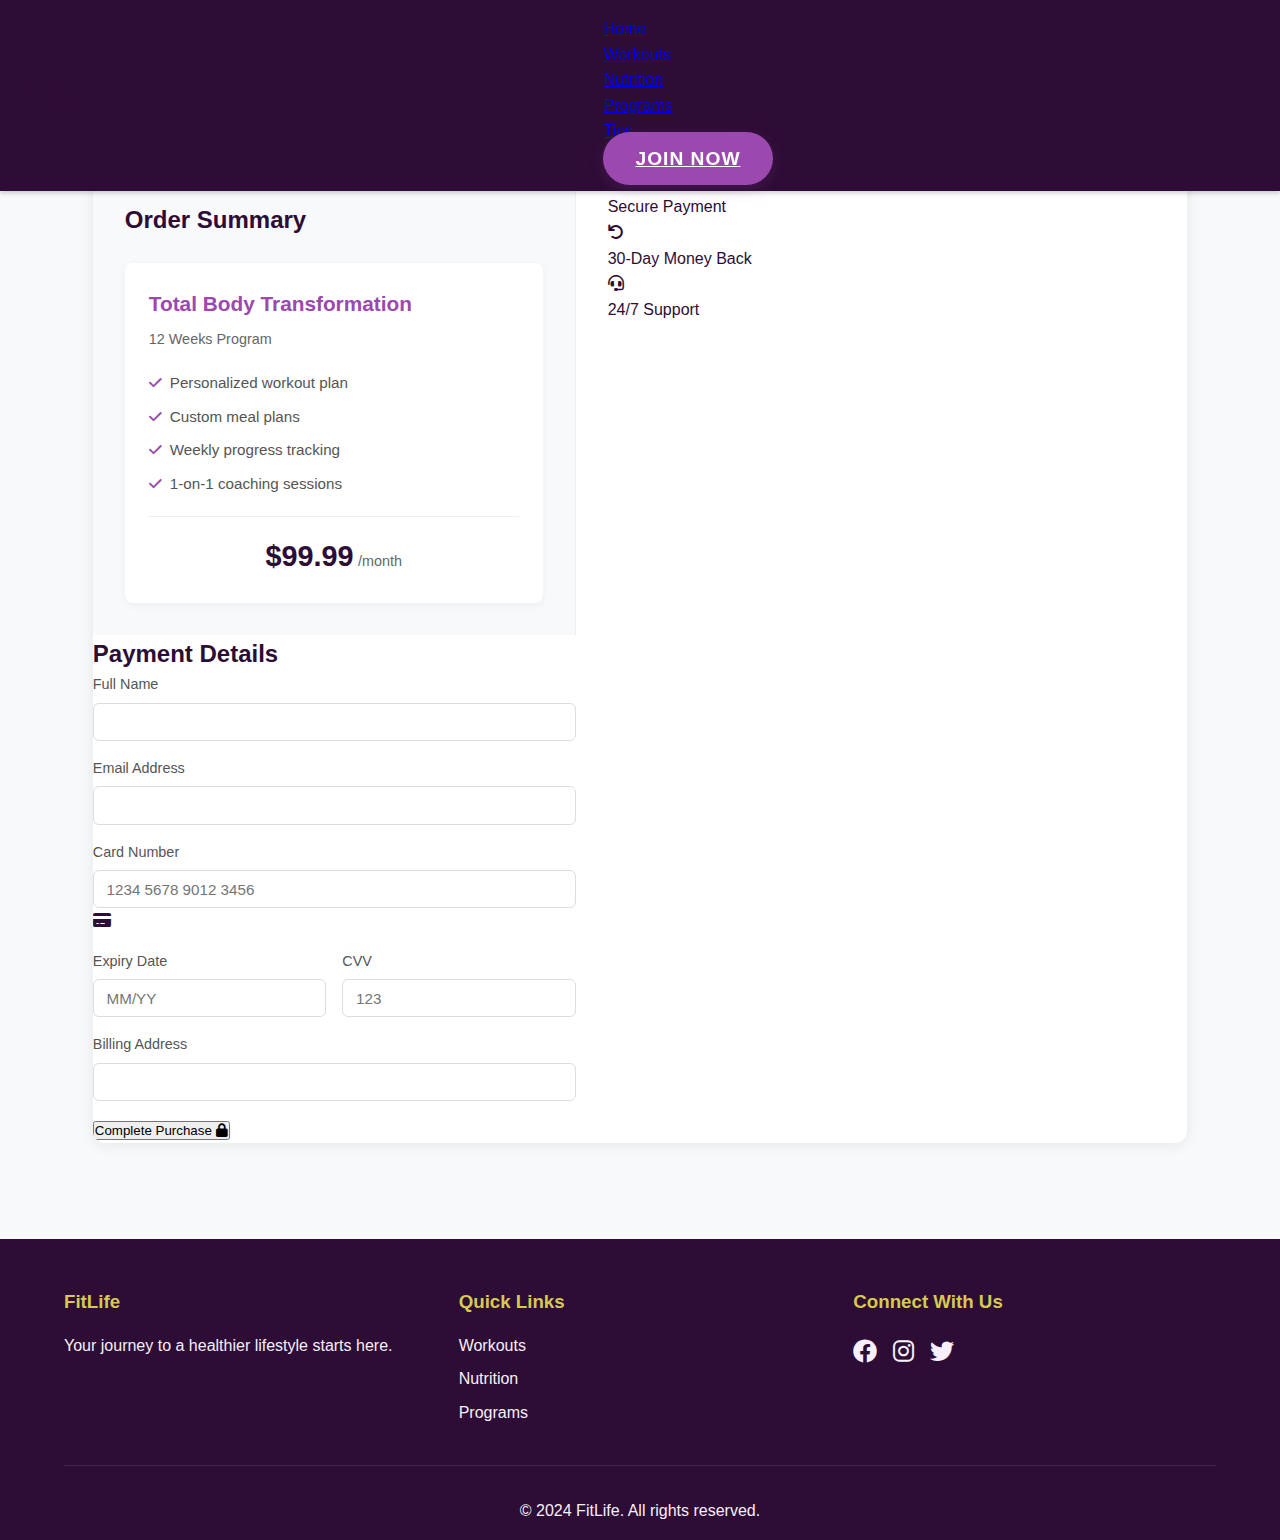
<file: checkout.html>
<!DOCTYPE html>
<html lang="en">
<head>
    <meta charset="UTF-8">
    <meta name="viewport" content="width=device-width, initial-scale=1.0">
    <title>Checkout - FitLife</title>
    <link rel="stylesheet" href="css/style.css">
    <link rel="stylesheet" href="https://cdnjs.cloudflare.com/ajax/libs/font-awesome/6.0.0/css/all.min.css">
</head>
<body>
    <header>
        <nav class="navbar">
            <div class="logo">
                <h1>FitLife</h1>
            </div>
            <ul class="nav-links">
                <li><a href="index.html">Home</a></li>
                <li><a href="workouts.html">Workouts</a></li>
                <li><a href="nutrition.html">Nutrition</a></li>
                <li><a href="programs.html">Programs</a></li>
                <li><a href="tips.html">Tips</a></li>
                <li><a href="checkout.html" class="active cta-button">Join Now</a></li>
            </ul>
            <div class="burger">
                <div class="line1"></div>
                <div class="line2"></div>
                <div class="line3"></div>
            </div>
        </nav>
    </header>

    <main class="checkout-page">
        <section class="checkout-header">
            <h1>Complete Your Order</h1>
            <p>You're one step away from starting your fitness journey</p>
        </section>

        <section class="checkout-content">
            <div class="checkout-container">
                <div class="order-summary">
                    <h2>Order Summary</h2>
                    <div class="selected-plan">
                        <h3>Total Body Transformation</h3>
                        <p class="plan-duration">12 Weeks Program</p>
                        <ul class="plan-features">
                            <li><i class="fas fa-check"></i> Personalized workout plan</li>
                            <li><i class="fas fa-check"></i> Custom meal plans</li>
                            <li><i class="fas fa-check"></i> Weekly progress tracking</li>
                            <li><i class="fas fa-check"></i> 1-on-1 coaching sessions</li>
                        </ul>
                        <div class="plan-price">
                            <span class="price">$99.99</span>
                            <span class="period">/month</span>
                        </div>
                    </div>
                </div>

                <div class="payment-form">
                    <h2>Payment Details</h2>
                    <form id="payment-form">
                        <div class="form-group">
                            <label for="name">Full Name</label>
                            <input type="text" id="name" required>
                        </div>
                        <div class="form-group">
                            <label for="email">Email Address</label>
                            <input type="email" id="email" required>
                        </div>
                        <div class="form-group">
                            <label for="card">Card Number</label>
                            <div class="card-input">
                                <input type="text" id="card" placeholder="1234 5678 9012 3456" required>
                                <i class="fas fa-credit-card"></i>
                            </div>
                        </div>
                        <div class="form-row">
                            <div class="form-group">
                                <label for="expiry">Expiry Date</label>
                                <input type="text" id="expiry" placeholder="MM/YY" required>
                            </div>
                            <div class="form-group">
                                <label for="cvv">CVV</label>
                                <input type="text" id="cvv" placeholder="123" required>
                            </div>
                        </div>
                        <div class="form-group">
                            <label for="address">Billing Address</label>
                            <input type="text" id="address" required>
                        </div>
                        <button type="submit" class="checkout-button">
                            Complete Purchase
                            <i class="fas fa-lock"></i>
                        </button>
                    </form>
                </div>
            </div>

            <div class="secure-checkout">
                <div class="security-features">
                    <div class="security-item">
                        <i class="fas fa-lock"></i>
                        <p>Secure Payment</p>
                    </div>
                    <div class="security-item">
                        <i class="fas fa-undo"></i>
                        <p>30-Day Money Back</p>
                    </div>
                    <div class="security-item">
                        <i class="fas fa-headset"></i>
                        <p>24/7 Support</p>
                    </div>
                </div>
            </div>
        </section>
    </main>

    <footer>
        <div class="footer-content">
            <div class="footer-section">
                <h3>FitLife</h3>
                <p>Your journey to a healthier lifestyle starts here.</p>
            </div>
            <div class="footer-section">
                <h3>Quick Links</h3>
                <ul>
                    <li><a href="workouts.html">Workouts</a></li>
                    <li><a href="nutrition.html">Nutrition</a></li>
                    <li><a href="programs.html">Programs</a></li>
                </ul>
            </div>
            <div class="footer-section">
                <h3>Connect With Us</h3>
                <div class="social-links">
                    <a href="#"><i class="fab fa-facebook"></i></a>
                    <a href="#"><i class="fab fa-instagram"></i></a>
                    <a href="#"><i class="fab fa-twitter"></i></a>
                </div>
            </div>
        </div>
        <div class="footer-bottom">
            <p>&copy; 2024 FitLife. All rights reserved.</p>
        </div>
    </footer>

    <script src="js/main.js"></script>
</body>
</html>
</file>
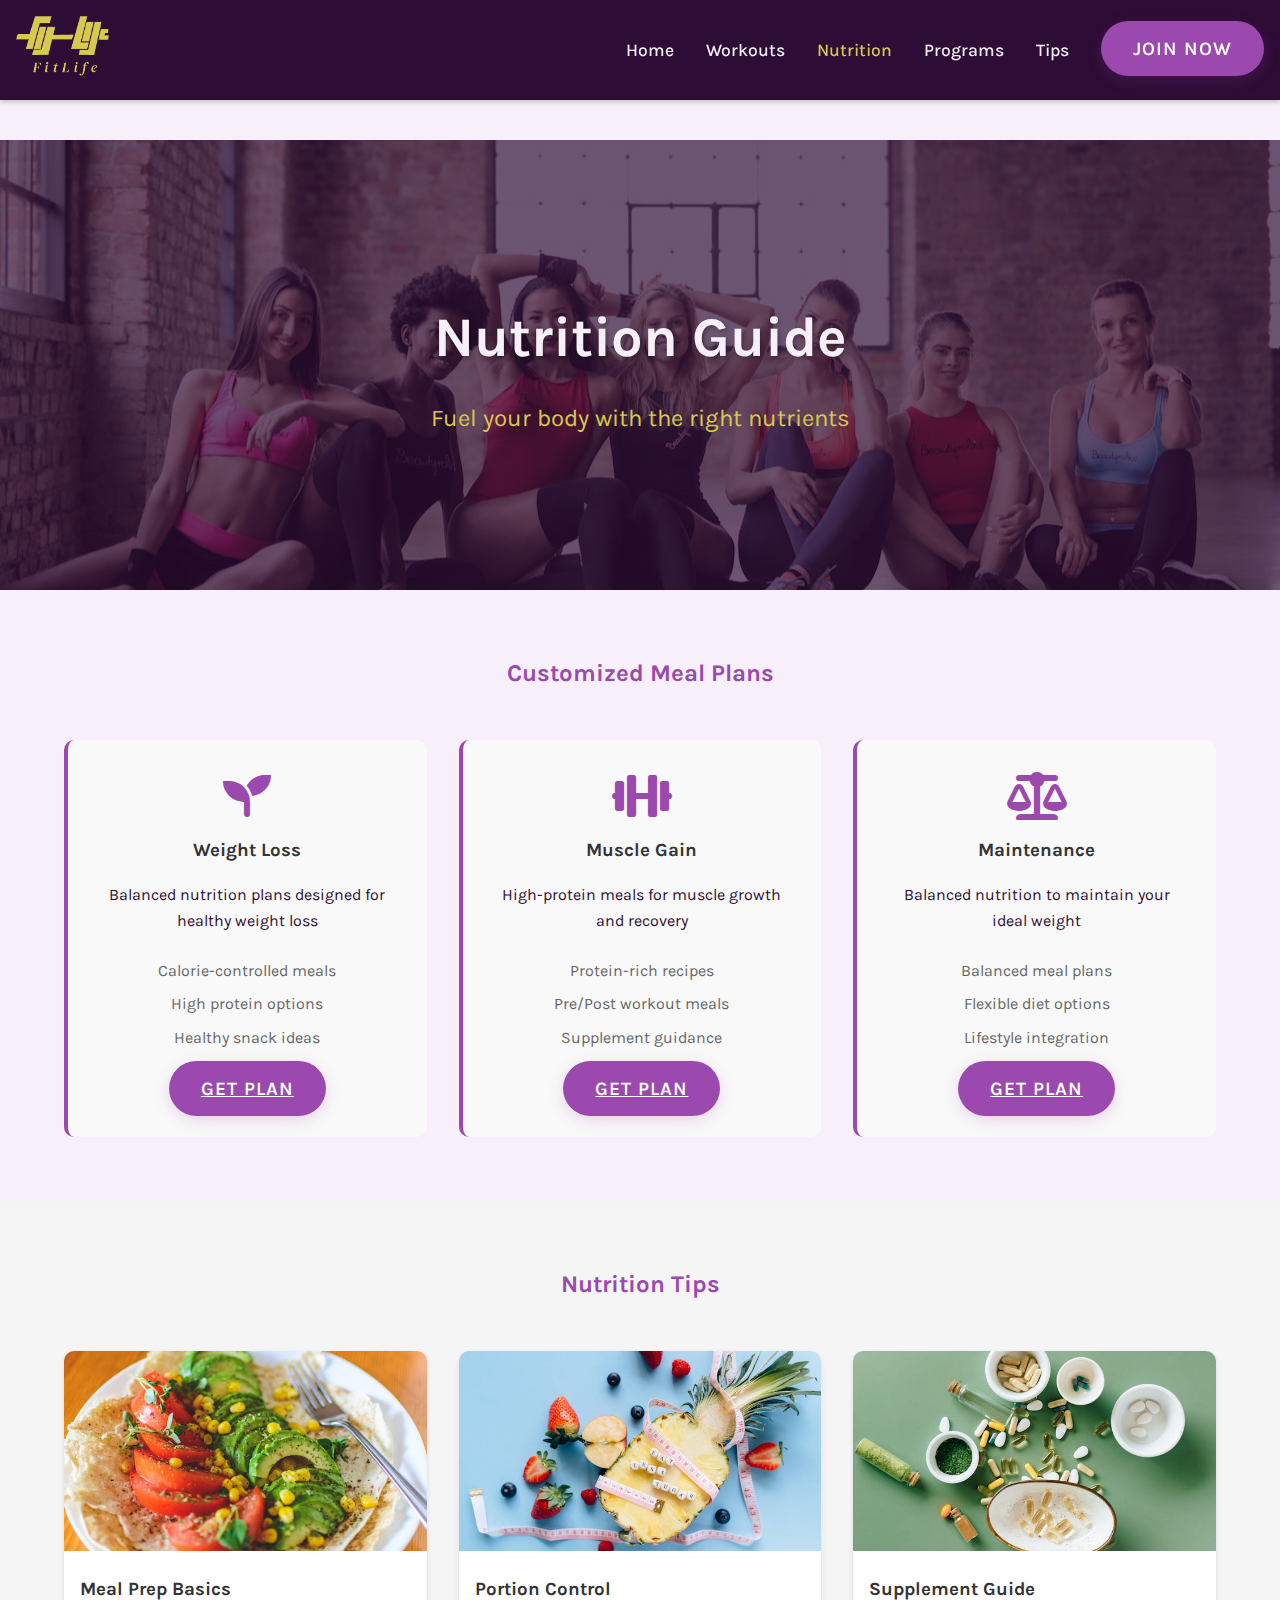
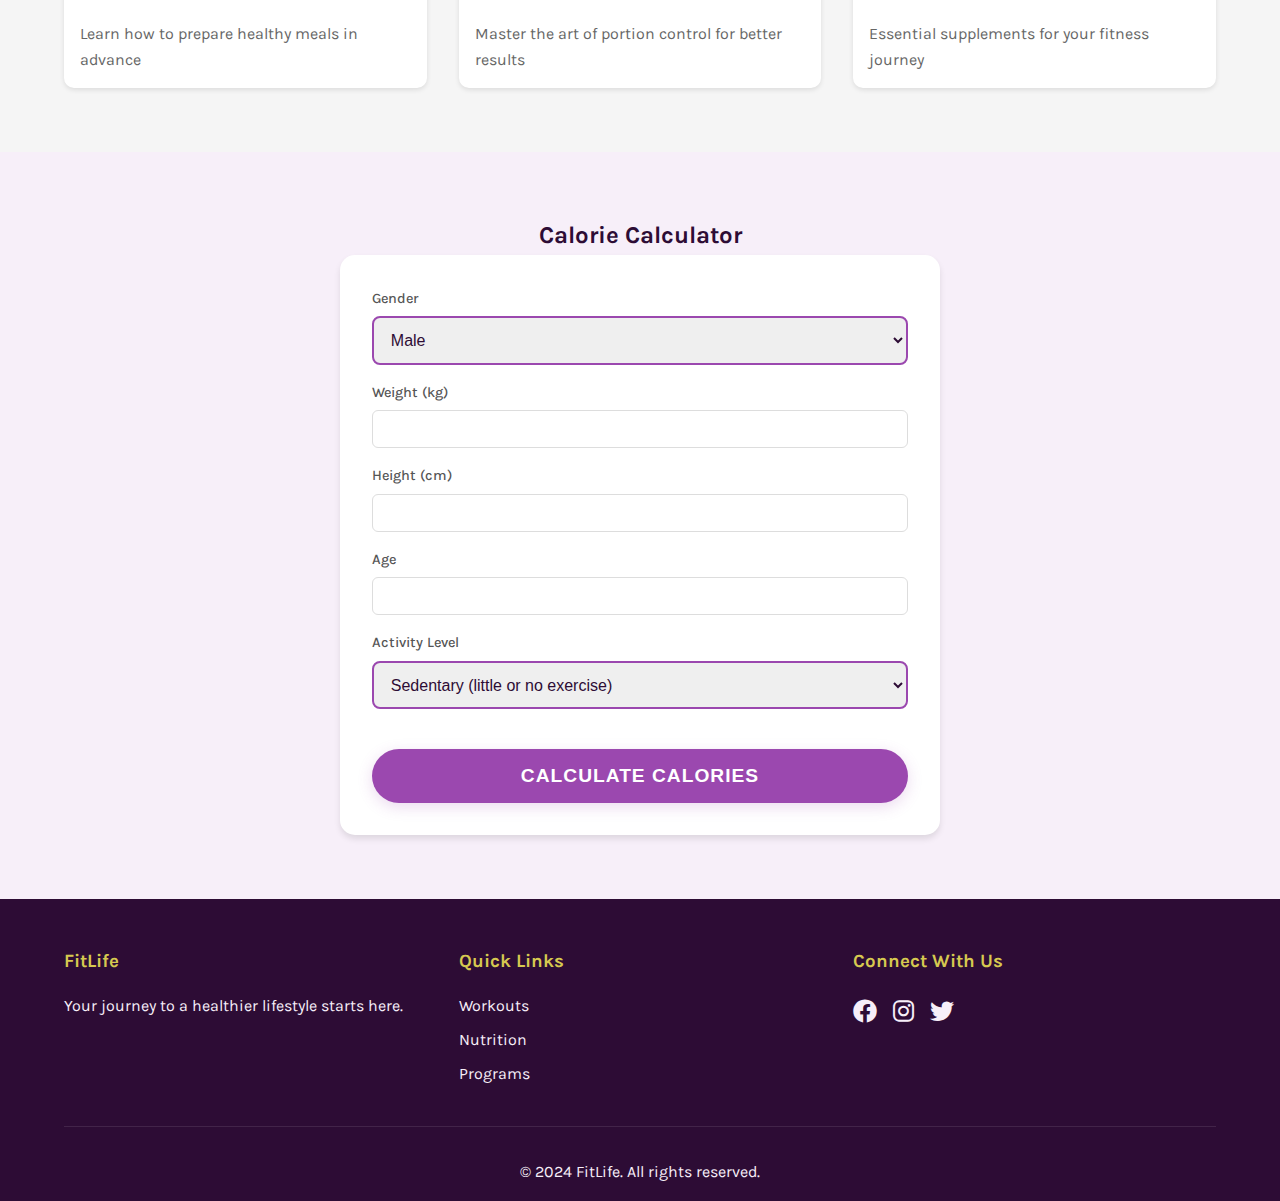
<file: nutrition.html>
<!DOCTYPE html>
<html lang="en">
<head>
    <meta charset="UTF-8">
    <meta name="viewport" content="width=device-width, initial-scale=1.0">
    <title>Nutrition Guide - FitLife</title>
    <link rel="preconnect" href="https://fonts.googleapis.com">
    <link rel="preconnect" href="https://fonts.gstatic.com" crossorigin>
    <link href="https://fonts.googleapis.com/css2?family=Karla:wght@400;500;600;700&display=swap" rel="stylesheet">
    <link rel="stylesheet" href="css/style.css">
    <link rel="stylesheet" href="https://cdnjs.cloudflare.com/ajax/libs/font-awesome/6.0.0/css/all.min.css">
    <script src="js/main.js" defer></script>
    <script src="js/calculator.js" defer></script>
</head>
<body>
    <header>
        <nav class="navbar">
            <div class="nav-brand">
                <a href="index.html"><img src="images/logo.png" alt="FitLife Logo" class="nav-logo"></a>
            </div>
            <button class="nav-toggle" aria-label="toggle navigation">
                <span class="hamburger"></span>
            </button>
            <ul class="nav-menu">
                <li class="nav-item"><a href="index.html" class="nav-link">Home</a></li>
                <li class="nav-item"><a href="workouts.html" class="nav-link">Workouts</a></li>
                <li class="nav-item"><a href="nutrition.html" class="nav-link active">Nutrition</a></li>
                <li class="nav-item"><a href="programs.html" class="nav-link">Programs</a></li>
                <li class="nav-item"><a href="tips.html" class="nav-link">Tips</a></li>
                <li class="nav-item"><a href="checkout.html?plan=beginner&price=49.99" class="nav-link cta-button">Join Now</a></li>
            </ul>
        </nav>
    </header>

    <main class="nutrition-page">
        <section class="nutrition-header">
            <h1>Nutrition Guide</h1>
            <p>Fuel your body with the right nutrients</p>
        </section>

        <section class="meal-plans">
            <h2>Customized Meal Plans</h2>
            <div class="plan-grid">
                <div class="plan-card">
                    <i class="fas fa-seedling"></i>
                    <h3>Weight Loss</h3>
                    <p>Balanced nutrition plans designed for healthy weight loss</p>
                    <ul>
                        <li>Calorie-controlled meals</li>
                        <li>High protein options</li>
                        <li>Healthy snack ideas</li>
                    </ul>
                    <a href="checkout-weightloss.html" class="cta-button">Get Plan</a>
                </div>

                <div class="plan-card">
                    <i class="fas fa-dumbbell"></i>
                    <h3>Muscle Gain</h3>
                    <p>High-protein meals for muscle growth and recovery</p>
                    <ul>
                        <li>Protein-rich recipes</li>
                        <li>Pre/Post workout meals</li>
                        <li>Supplement guidance</li>
                    </ul>
                    <a href="checkout-musclegain.html" class="cta-button">Get Plan</a>
                </div>

                <div class="plan-card">
                    <i class="fas fa-balance-scale"></i>
                    <h3>Maintenance</h3>
                    <p>Balanced nutrition to maintain your ideal weight</p>
                    <ul>
                        <li>Balanced meal plans</li>
                        <li>Flexible diet options</li>
                        <li>Lifestyle integration</li>
                    </ul>
                    <a href="checkout-maintenance.html" class="cta-button">Get Plan</a>
                </div>
            </div>
        </section>

        <section class="nutrition-tips">
            <h2>Nutrition Tips</h2>
            <div class="tips-grid">
                <div class="tip-item">
                    <img src="images/meal-prep.jpg" alt="Meal Prep">
                    <h3>Meal Prep Basics</h3>
                    <p>Learn how to prepare healthy meals in advance</p>
                </div>
                <div class="tip-item">
                    <img src="images/portion-control.jpg" alt="Portion Control">
                    <h3>Portion Control</h3>
                    <p>Master the art of portion control for better results</p>
                </div>
                <div class="tip-item">
                    <img src="images/supplements.jpg" alt="Supplements">
                    <h3>Supplement Guide</h3>
                    <p>Essential supplements for your fitness journey</p>
                </div>
            </div>
        </section>

        <section class="nutrition-calculator">
            <h2>Calorie Calculator</h2>
            <div class="calculator-container">
                <form id="calorie-calculator">
                    <div class="form-group">
                        <label for="gender">Gender</label>
                        <select id="gender" required>
                            <option value="male">Male</option>
                            <option value="female">Female</option>
                        </select>
                    </div>
                    <div class="form-group">
                        <label for="weight">Weight (kg)</label>
                        <input type="number" id="weight" min="30" max="300" step="0.1" required>
                    </div>
                    <div class="form-group">
                        <label for="height">Height (cm)</label>
                        <input type="number" id="height" min="100" max="250" step="0.1" required>
                    </div>
                    <div class="form-group">
                        <label for="age">Age</label>
                        <input type="number" id="age" min="15" max="100" required>
                    </div>
                    <div class="form-group">
                        <label for="activity">Activity Level</label>
                        <select id="activity" required>
                            <option value="1.2">Sedentary (little or no exercise)</option>
                            <option value="1.375">Light Exercise (1-3 days/week)</option>
                            <option value="1.55">Moderate Exercise (3-5 days/week)</option>
                            <option value="1.725">Heavy Exercise (6-7 days/week)</option>
                            <option value="1.9">Athlete (2x training/day)</option>
                        </select>
                    </div>
                    <button type="submit" class="cta-button">Calculate Calories</button>
                    
                    <div class="form-group result-group" style="display: none;">
                        <h3>Your Daily Calorie Needs:</h3>
                        <div class="calorie-results">
                            <div class="result-item">
                                <label>Weight Loss:</label>
                                <input type="text" id="weight-loss-result" readonly>
                            </div>
                            <div class="result-item">
                                <label>Maintenance:</label>
                                <input type="text" id="maintenance-result" readonly>
                            </div>
                            <div class="result-item">
                                <label>Weight Gain:</label>
                                <input type="text" id="weight-gain-result" readonly>
                            </div>
                        </div>
                        <p class="note">* These calculations are estimates based on the Mifflin-St Jeor equation</p>
                    </div>
                </form>
                <div id="calculator-result" class="calculator-result-container">
                    <!-- Results will be displayed here -->
                </div>
            </div>
        </section>
    </main>

    <footer>
        <div class="footer-content">
            <div class="footer-section">
                <h3>FitLife</h3>
                <p>Your journey to a healthier lifestyle starts here.</p>
            </div>
            <div class="footer-section">
                <h3>Quick Links</h3>
                <ul>
                    <li><a href="workouts.html">Workouts</a></li>
                    <li><a href="nutrition.html">Nutrition</a></li>
                    <li><a href="programs.html">Programs</a></li>
                </ul>
            </div>
            <div class="footer-section">
                <h3>Connect With Us</h3>
                <div class="social-links">
                    <a href="#"><i class="fab fa-facebook"></i></a>
                    <a href="#"><i class="fab fa-instagram"></i></a>
                    <a href="#"><i class="fab fa-twitter"></i></a>
                </div>
            </div>
        </div>
        <div class="footer-bottom">
            <p>&copy; 2024 FitLife. All rights reserved.</p>
        </div>
    </footer>
</body>
</html>
</file>
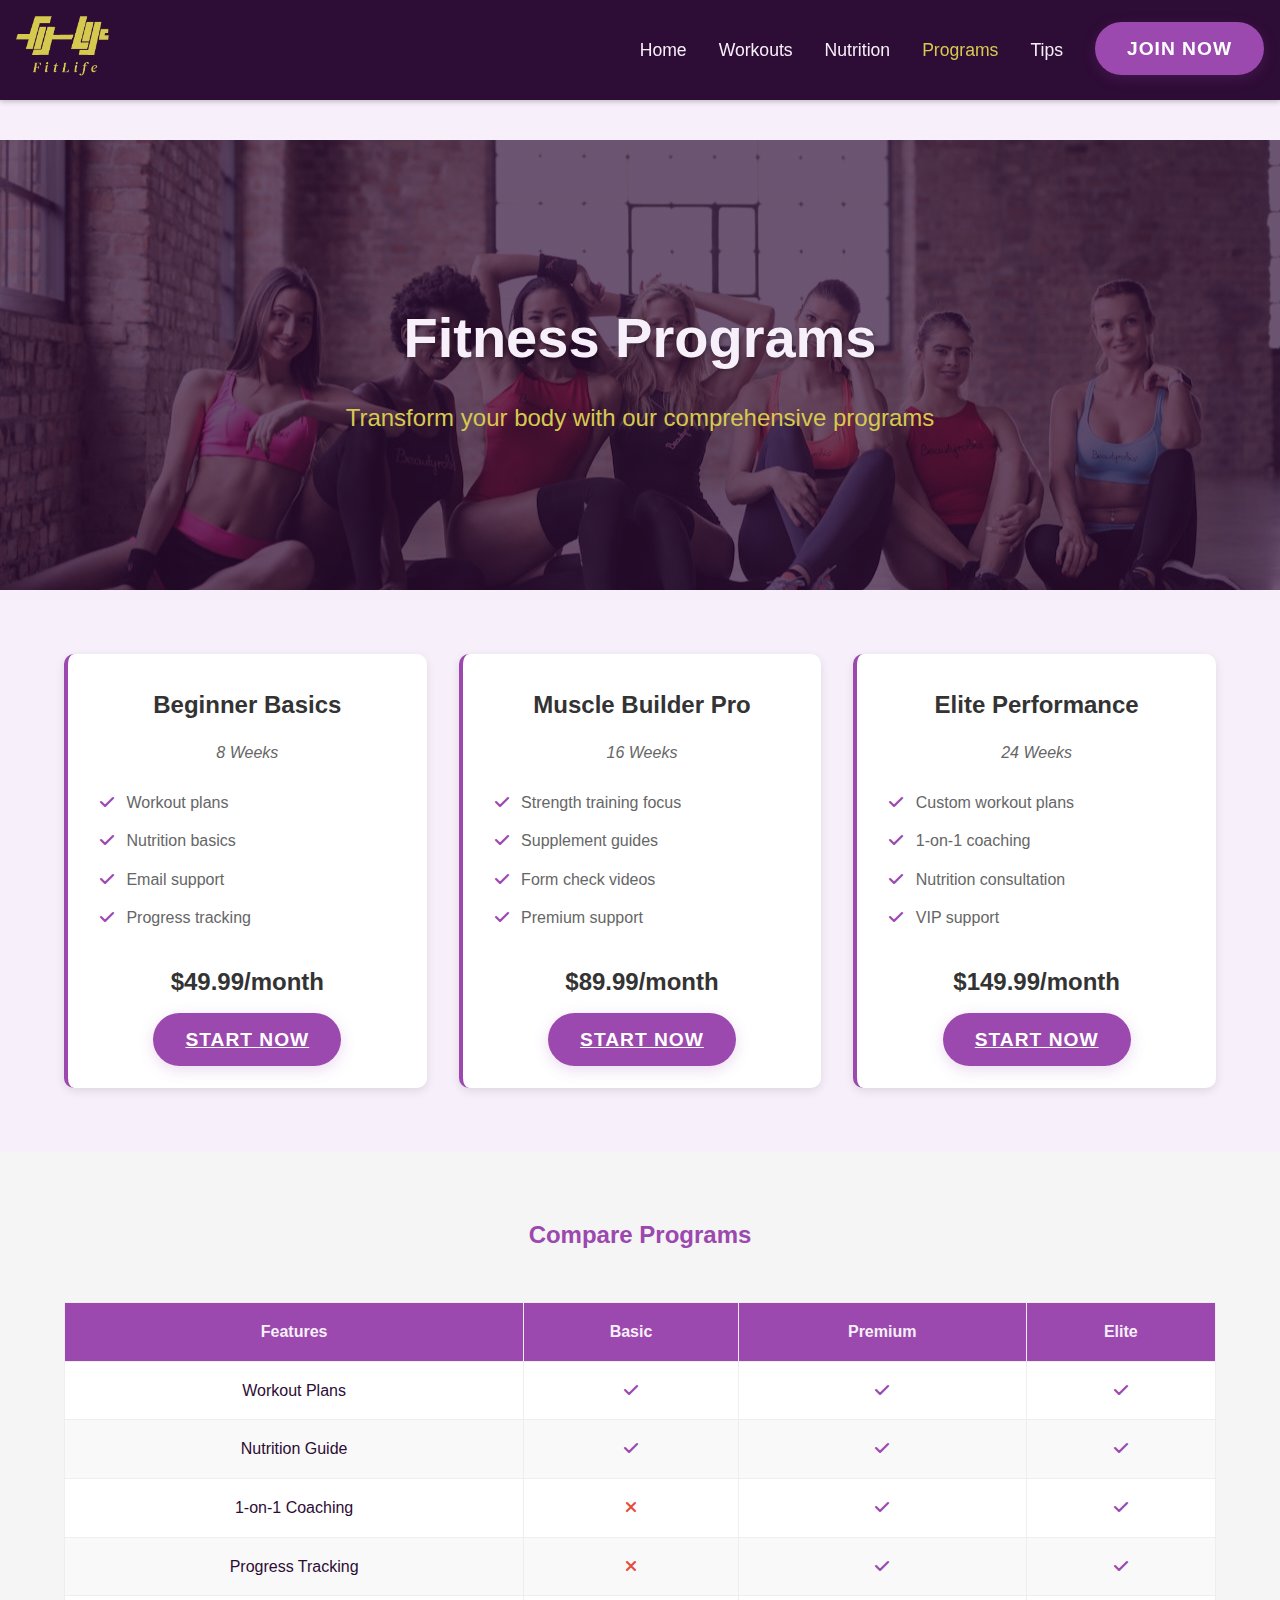
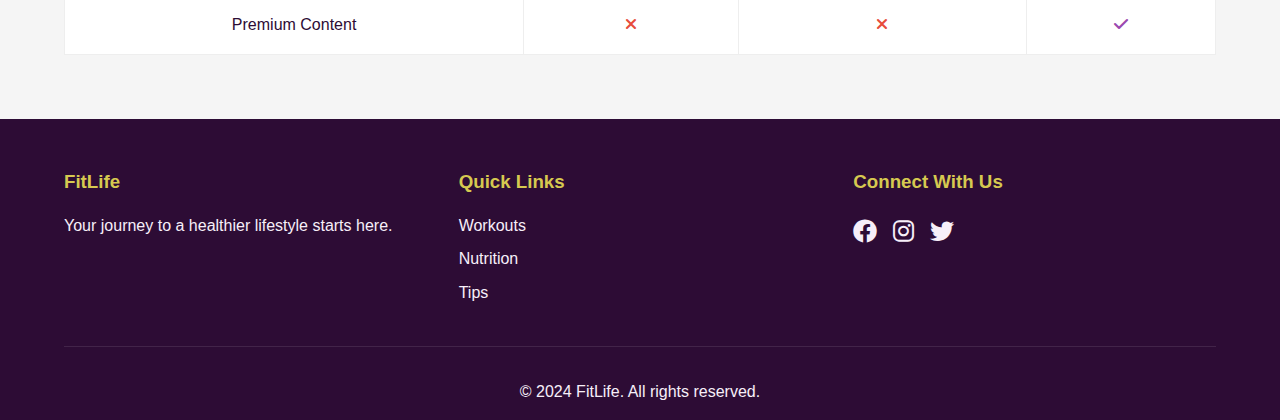
<file: programs.html>
<!DOCTYPE html>
<html lang="en">
<head>
    <meta charset="UTF-8">
    <meta name="viewport" content="width=device-width, initial-scale=1.0">
    <title>Fitness Programs - FitLife</title>
    <link rel="stylesheet" href="css/style.css">
    <link rel="stylesheet" href="https://cdnjs.cloudflare.com/ajax/libs/font-awesome/6.0.0/css/all.min.css">
</head>
<body>
    <header>
        <nav class="navbar">
            <div class="nav-brand">
                <a href="index.html"><img src="images/logo.png" alt="FitLife Logo" class="nav-logo"></a>
            </div>
            <button class="nav-toggle" aria-label="toggle navigation">
                <span class="hamburger"></span>
            </button>
            <ul class="nav-menu">
                <li class="nav-item"><a href="index.html" class="nav-link">Home</a></li>
                <li class="nav-item"><a href="workouts.html" class="nav-link">Workouts</a></li>
                <li class="nav-item"><a href="nutrition.html" class="nav-link">Nutrition</a></li>
                <li class="nav-item"><a href="programs.html" class="nav-link active">Programs</a></li>
                <li class="nav-item"><a href="tips.html" class="nav-link">Tips</a></li>
                <li class="nav-item"><a href="checkout.html?plan=beginner&price=49.99" class="nav-link cta-button">Join Now</a></li>
            </ul>
        </nav>
    </header>

    <main class="programs-page">
        <section class="programs-header">
            <h1>Fitness Programs</h1>
            <p>Transform your body with our comprehensive programs</p>
        </section>

        <section class="featured-programs">
            <div class="program-card">
                <h2>Beginner Basics</h2>
                <p class="duration">8 Weeks</p>
                <ul class="program-features">
                    <li><i class="fas fa-check"></i> Workout plans</li>
                    <li><i class="fas fa-check"></i> Nutrition basics</li>
                    <li><i class="fas fa-check"></i> Email support</li>
                    <li><i class="fas fa-check"></i> Progress tracking</li>
                </ul>
                <div class="price">$49.99/month</div>
                <a href="checkout.html?plan=beginner&price=49.99" class="cta-button">Start Now</a>
            </div>

            <div class="program-card">
                <h2>Muscle Builder Pro</h2>
                <p class="duration">16 Weeks</p>
                <ul class="program-features">
                    <li><i class="fas fa-check"></i> Strength training focus</li>
                    <li><i class="fas fa-check"></i> Supplement guides</li>
                    <li><i class="fas fa-check"></i> Form check videos</li>
                    <li><i class="fas fa-check"></i> Premium support</li>
                </ul>
                <div class="price">$89.99/month</div>
                <a href="checkout.html?plan=muscle&price=89.99" class="cta-button">Start Now</a>
            </div>

            <div class="program-card">
                <h2>Elite Performance</h2>
                <p class="duration">24 Weeks</p>
                <ul class="program-features">
                    <li><i class="fas fa-check"></i> Custom workout plans</li>
                    <li><i class="fas fa-check"></i> 1-on-1 coaching</li>
                    <li><i class="fas fa-check"></i> Nutrition consultation</li>
                    <li><i class="fas fa-check"></i> VIP support</li>
                </ul>
                <div class="price">$149.99/month</div>
                <a href="checkout.html?plan=elite&price=149.99" class="cta-button">Start Now</a>
            </div>
        </section>

        <section class="program-comparison">
            <h2>Compare Programs</h2>
            <div class="comparison-table">
                <table>
                    <thead>
                        <tr>
                            <th>Features</th>
                            <th>Basic</th>
                            <th>Premium</th>
                            <th>Elite</th>
                        </tr>
                    </thead>
                    <tbody>
                        <tr>
                            <td>Workout Plans</td>
                            <td><i class="fas fa-check"></i></td>
                            <td><i class="fas fa-check"></i></td>
                            <td><i class="fas fa-check"></i></td>
                        </tr>
                        <tr>
                            <td>Nutrition Guide</td>
                            <td><i class="fas fa-check"></i></td>
                            <td><i class="fas fa-check"></i></td>
                            <td><i class="fas fa-check"></i></td>
                        </tr>
                        <tr>
                            <td>1-on-1 Coaching</td>
                            <td><i class="fas fa-times"></i></td>
                            <td><i class="fas fa-check"></i></td>
                            <td><i class="fas fa-check"></i></td>
                        </tr>
                        <tr>
                            <td>Progress Tracking</td>
                            <td><i class="fas fa-times"></i></td>
                            <td><i class="fas fa-check"></i></td>
                            <td><i class="fas fa-check"></i></td>
                        </tr>
                        <tr>
                            <td>Premium Content</td>
                            <td><i class="fas fa-times"></i></td>
                            <td><i class="fas fa-times"></i></td>
                            <td><i class="fas fa-check"></i></td>
                        </tr>
                    </tbody>
                </table>
            </div>
        </section>
    </main>

    <footer>
        <div class="footer-content">
            <div class="footer-section">
                <h3>FitLife</h3>
                <p>Your journey to a healthier lifestyle starts here.</p>
            </div>
            <div class="footer-section">
                <h3>Quick Links</h3>
                <ul>
                    <li><a href="workouts.html">Workouts</a></li>
                    <li><a href="nutrition.html">Nutrition</a></li>
                    <li><a href="tips.html">Tips</a></li>
                </ul>
            </div>
            <div class="footer-section">
                <h3>Connect With Us</h3>
                <div class="social-links">
                    <a href="#"><i class="fab fa-facebook"></i></a>
                    <a href="#"><i class="fab fa-instagram"></i></a>
                    <a href="#"><i class="fab fa-twitter"></i></a>
                </div>
            </div>
        </div>
        <div class="footer-bottom">
            <p>&copy; 2024 FitLife. All rights reserved.</p>
        </div>
    </footer>

    <script src="js/main.js"></script>
</body>
</html>
</file>
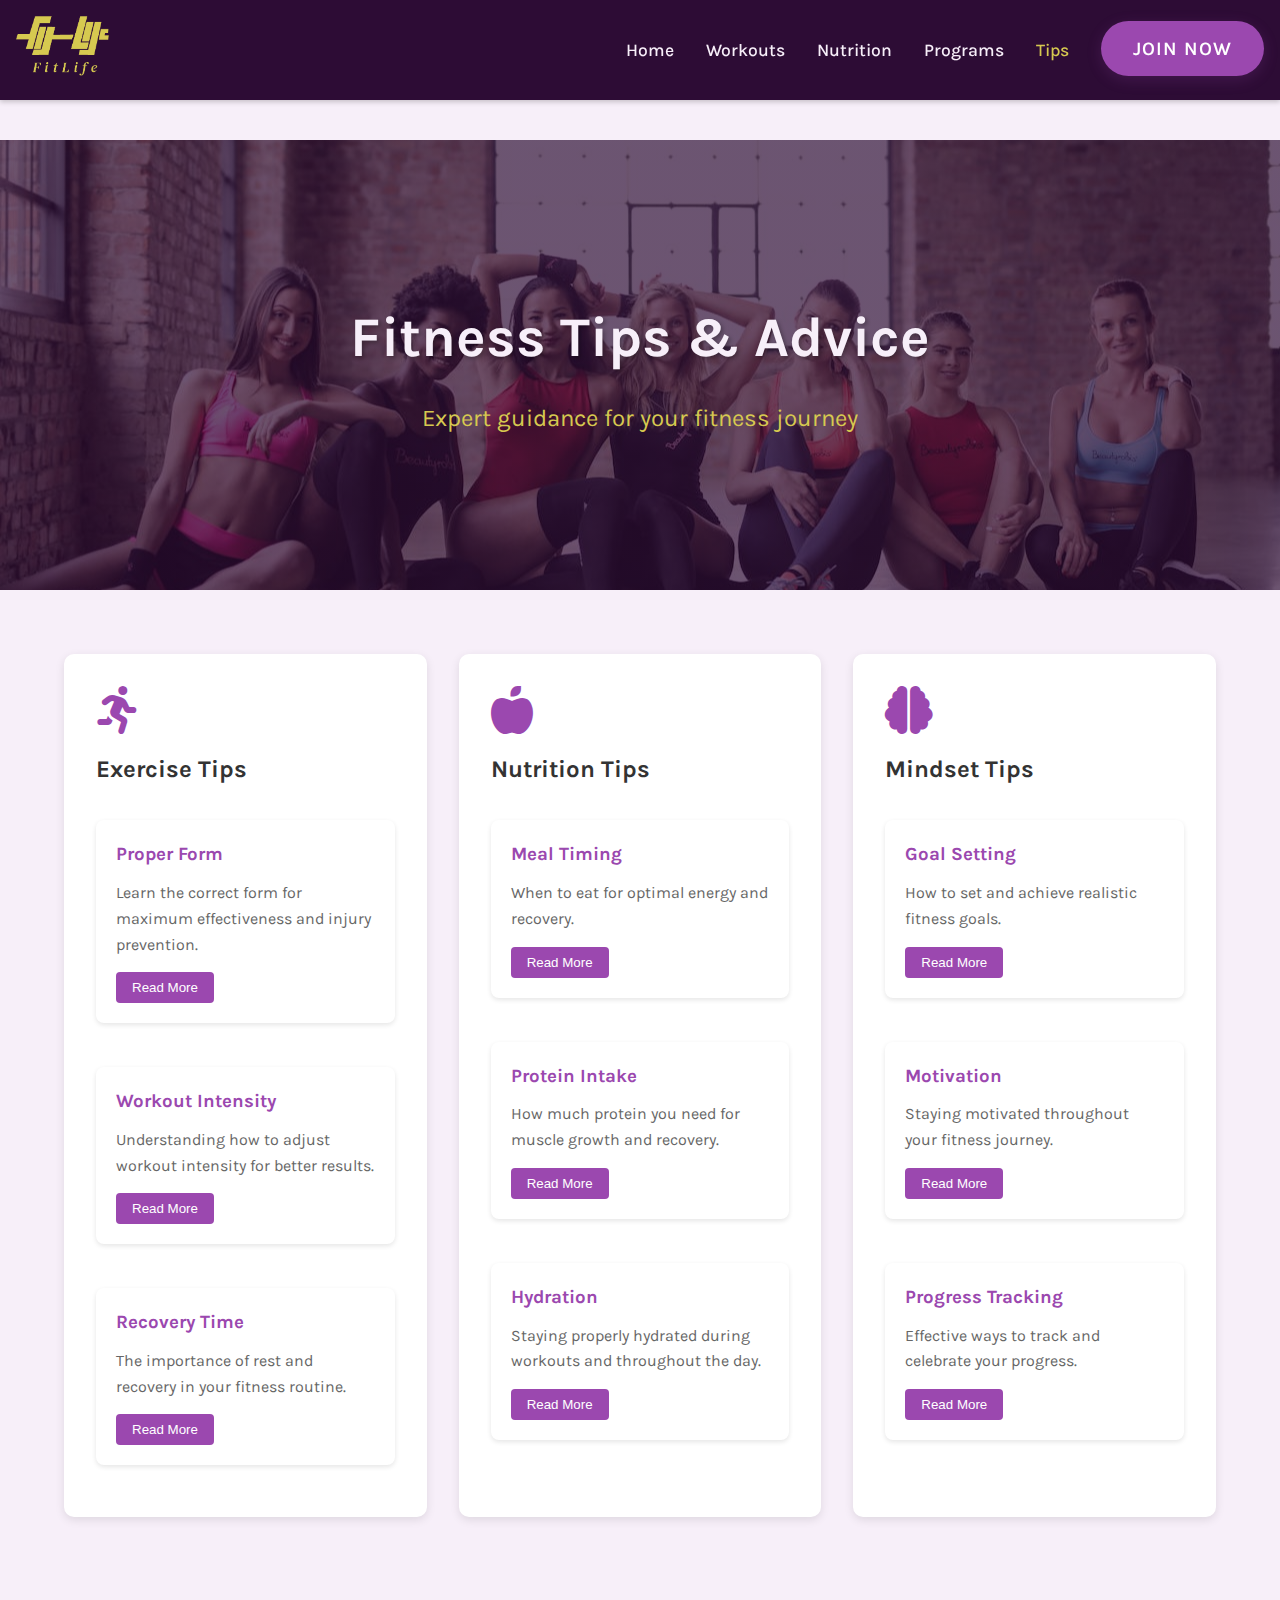
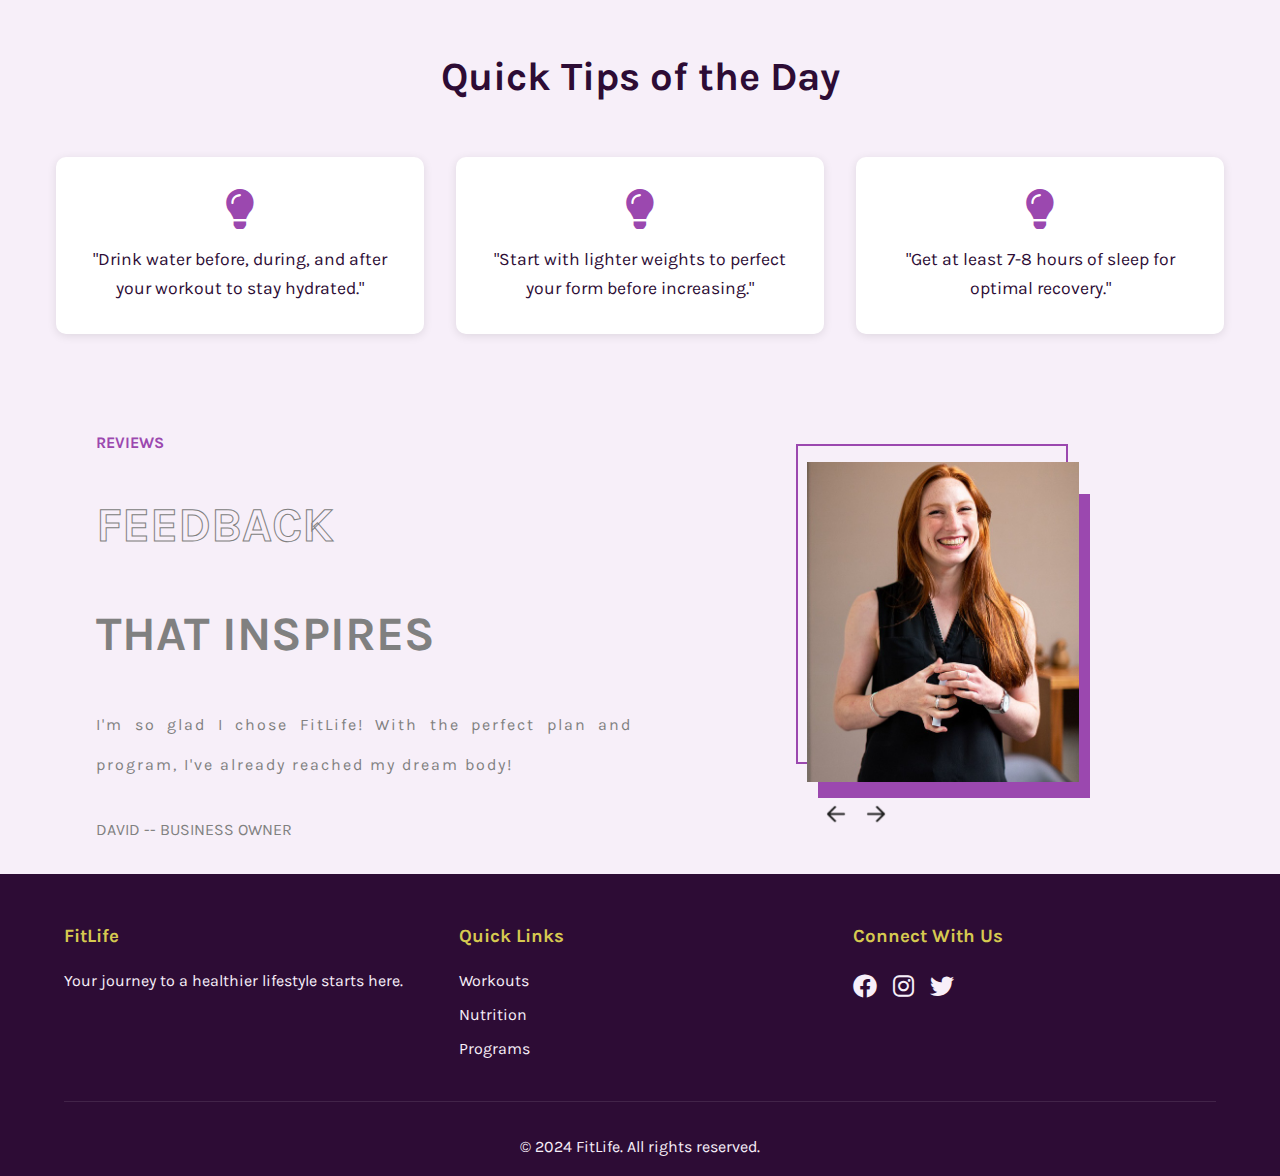
<file: tips.html>
<!DOCTYPE html>
<html lang="en">

<head>
    <meta charset="UTF-8">
    <meta name="viewport" content="width=device-width, initial-scale=1.0">
    <title>Fitness Tips - FitLife</title>
    <link rel="preconnect" href="https://fonts.googleapis.com">
    <link rel="preconnect" href="https://fonts.gstatic.com" crossorigin>
    <link href="https://fonts.googleapis.com/css2?family=Karla:wght@400;500;600;700&display=swap" rel="stylesheet">
    <link rel="stylesheet" href="css/style.css">
    <link rel="stylesheet" href="https://cdnjs.cloudflare.com/ajax/libs/font-awesome/6.0.0/css/all.min.css">
</head>

<body>
    <header>
        <nav class="navbar">
            <div class="nav-brand">
                <a href="index.html"><img src="images/logo.png" alt="FitLife Logo" class="nav-logo"></a>
            </div>
            <button class="nav-toggle" aria-label="toggle navigation">
                <span class="hamburger"></span>
            </button>
            <ul class="nav-menu">
                <li class="nav-item"><a href="index.html" class="nav-link">Home</a></li>
                <li class="nav-item"><a href="workouts.html" class="nav-link">Workouts</a></li>
                <li class="nav-item"><a href="nutrition.html" class="nav-link">Nutrition</a></li>
                <li class="nav-item"><a href="programs.html" class="nav-link">Programs</a></li>
                <li class="nav-item"><a href="tips.html" class="nav-link active">Tips</a></li>
                <li class="nav-item"><a href="checkout.html?plan=beginner&price=49.99" class="nav-link cta-button">Join
                        Now</a></li>
            </ul>
        </nav>
    </header>

    <main class="tips-page">
        <section class="tips-header">
            <h1>Fitness Tips & Advice</h1>
            <p>Expert guidance for your fitness journey</p>
        </section>

        <section class="tips-categories">
            <div class="category-card">
                <i class="fas fa-running"></i>
                <h2>Exercise Tips</h2>
                <div class="tip-list">
                    <div class="tip">
                        <h3>Proper Form</h3>
                        <p>Learn the correct form for maximum effectiveness and injury prevention.</p>
                        <div class="tip-content">
                            <ul>
                                <li>Keep your back straight during exercises</li>
                                <li>Engage your core muscles throughout movements</li>
                                <li>Control your breathing rhythm</li>
                                <li>Start with lighter weights to master form</li>
                                <li>Watch yourself in mirrors to check alignment</li>
                            </ul>
                        </div>
                        <button class="read-more">Read More</button>
                    </div>
                    <div class="tip">
                        <h3>Workout Intensity</h3>
                        <p>Understanding how to adjust workout intensity for better results.</p>
                        <div class="tip-content">
                            <ul>
                                <li>Use the Rate of Perceived Exertion (RPE) scale</li>
                                <li>Monitor your heart rate during exercises</li>
                                <li>Gradually increase intensity over time</li>
                                <li>Mix high and low intensity workouts</li>
                                <li>Listen to your body's signals</li>
                            </ul>
                        </div>
                        <button class="read-more">Read More</button>
                    </div>
                    <div class="tip">
                        <h3>Recovery Time</h3>
                        <p>The importance of rest and recovery in your fitness routine.</p>
                        <div class="tip-content">
                            <ul>
                                <li>Get 7-9 hours of quality sleep</li>
                                <li>Take rest days between intense workouts</li>
                                <li>Use foam rolling for muscle recovery</li>
                                <li>Practice active recovery with light exercises</li>
                                <li>Stay hydrated during recovery periods</li>
                            </ul>
                        </div>
                        <button class="read-more">Read More</button>
                    </div>
                </div>
            </div>

            <div class="category-card">
                <i class="fas fa-apple-alt"></i>
                <h2>Nutrition Tips</h2>
                <div class="tip-list">
                    <div class="tip">
                        <h3>Meal Timing</h3>
                        <p>When to eat for optimal energy and recovery.</p>
                        <div class="tip-content">
                            <ul>
                                <li>Eat 2-3 hours before workout</li>
                                <li>Have a post-workout meal within 45 minutes</li>
                                <li>Space meals 3-4 hours apart</li>
                                <li>Consider intermittent fasting benefits</li>
                                <li>Plan pre-bedtime nutrition</li>
                            </ul>
                        </div>
                        <button class="read-more">Read More</button>
                    </div>
                    <div class="tip">
                        <h3>Protein Intake</h3>
                        <p>How much protein you need for muscle growth and recovery.</p>
                        <div class="tip-content">
                            <ul>
                                <li>Consume 1.6-2.2g protein per kg body weight</li>
                                <li>Include protein in every meal</li>
                                <li>Choose quality protein sources</li>
                                <li>Time protein intake around workouts</li>
                                <li>Consider plant-based protein options</li>
                            </ul>
                        </div>
                        <button class="read-more">Read More</button>
                    </div>
                    <div class="tip">
                        <h3>Hydration</h3>
                        <p>Staying properly hydrated during workouts and throughout the day.</p>
                        <div class="tip-content">
                            <ul>
                                <li>Drink 8-10 glasses of water daily</li>
                                <li>Monitor urine color for hydration</li>
                                <li>Increase intake during exercise</li>
                                <li>Consider electrolyte balance</li>
                                <li>Pre-hydrate before workouts</li>
                            </ul>
                        </div>
                        <button class="read-more">Read More</button>
                    </div>
                </div>
            </div>

            <div class="category-card">
                <i class="fas fa-brain"></i>
                <h2>Mindset Tips</h2>
                <div class="tip-list">
                    <div class="tip">
                        <h3>Goal Setting</h3>
                        <p>How to set and achieve realistic fitness goals.</p>
                        <div class="tip-content">
                            <ul>
                                <li>Set SMART (Specific, Measurable, Achievable, Relevant, Time-bound) goals</li>
                                <li>Break large goals into smaller milestones</li>
                                <li>Write down your goals and review regularly</li>
                                <li>Adjust goals based on progress</li>
                                <li>Celebrate small victories</li>
                            </ul>
                        </div>
                        <button class="read-more">Read More</button>
                    </div>
                    <div class="tip">
                        <h3>Motivation</h3>
                        <p>Staying motivated throughout your fitness journey.</p>
                        <div class="tip-content">
                            <ul>
                                <li>Find your 'why' - your deep motivation</li>
                                <li>Create a supportive environment</li>
                                <li>Track and celebrate progress</li>
                                <li>Join a fitness community</li>
                                <li>Visualize your success daily</li>
                            </ul>
                        </div>
                        <button class="read-more">Read More</button>
                    </div>
                    <div class="tip">
                        <h3>Progress Tracking</h3>
                        <p>Effective ways to track and celebrate your progress.</p>
                        <div class="tip-content">
                            <ul>
                                <li>Take regular progress photos</li>
                                <li>Keep a workout journal</li>
                                <li>Use fitness tracking apps</li>
                                <li>Measure body measurements monthly</li>
                                <li>Record personal records (PRs)</li>
                            </ul>
                        </div>
                        <button class="read-more">Read More</button>
                    </div>
                </div>
            </div>
        </section>

        <section class="quick-tips">
            <h2>Quick Tips of the Day</h2>
            <div class="tips-carousel">
                <div class="tip-slide">
                    <i class="fas fa-lightbulb"></i>
                    <p>"Drink water before, during, and after your workout to stay hydrated."</p>
                </div>
                <div class="tip-slide">
                    <i class="fas fa-lightbulb"></i>
                    <p>"Start with lighter weights to perfect your form before increasing."</p>
                </div>
                <div class="tip-slide">
                    <i class="fas fa-lightbulb"></i>
                    <p>"Get at least 7-8 hours of sleep for optimal recovery."</p>
                </div>
            </div>
        </section>

        <section>
            <div class="reviews" id="reviews">
                <div class="left-rev">
                    <span>Reviews</span>
                    <span class="stroke-text">Feedback</span>
                    <span>that inspires</span>
                    <span id="review-text"></span>
                    <span>
                        <span id="reviewer-name"></span> --
                        <span id="reviewer-status"></span>
                    </span>
                </div>

                <div class="right-rev">
                    <div id="transition-left"></div>
                    <div id="transition-right"></div>
                    <img id="review-image" src="" alt="customer photo">
                    <div class="arrows">
                        <img id="left-arrow" src="./images/left-arrow.png" alt="Left arrow" />
                        <img id="right-arrow" src="./images/right-arrow.png" alt="Right arrow" />
                    </div>
                </div>
            </div>
        </section>
    </main>

    <footer>
        <div class="footer-content">
            <div class="footer-section">
                <h3>FitLife</h3>
                <p>Your journey to a healthier lifestyle starts here.</p>
            </div>
            <div class="footer-section">
                <h3>Quick Links</h3>
                <ul>
                    <li><a href="workouts.html">Workouts</a></li>
                    <li><a href="nutrition.html">Nutrition</a></li>
                    <li><a href="programs.html">Programs</a></li>
                </ul>
            </div>
            <div class="footer-section">
                <h3>Connect With Us</h3>
                <div class="social-links">
                    <a href="#"><i class="fab fa-facebook"></i></a>
                    <a href="#"><i class="fab fa-instagram"></i></a>
                    <a href="#"><i class="fab fa-twitter"></i></a>
                </div>
            </div>
        </div>
        <div class="footer-bottom">
            <p>&copy; 2024 FitLife. All rights reserved.</p>
        </div>
    </footer>

    <script src="js/main.js"></script>
    <script src="js/tips.js"></script>
</body>

</html>
</file>
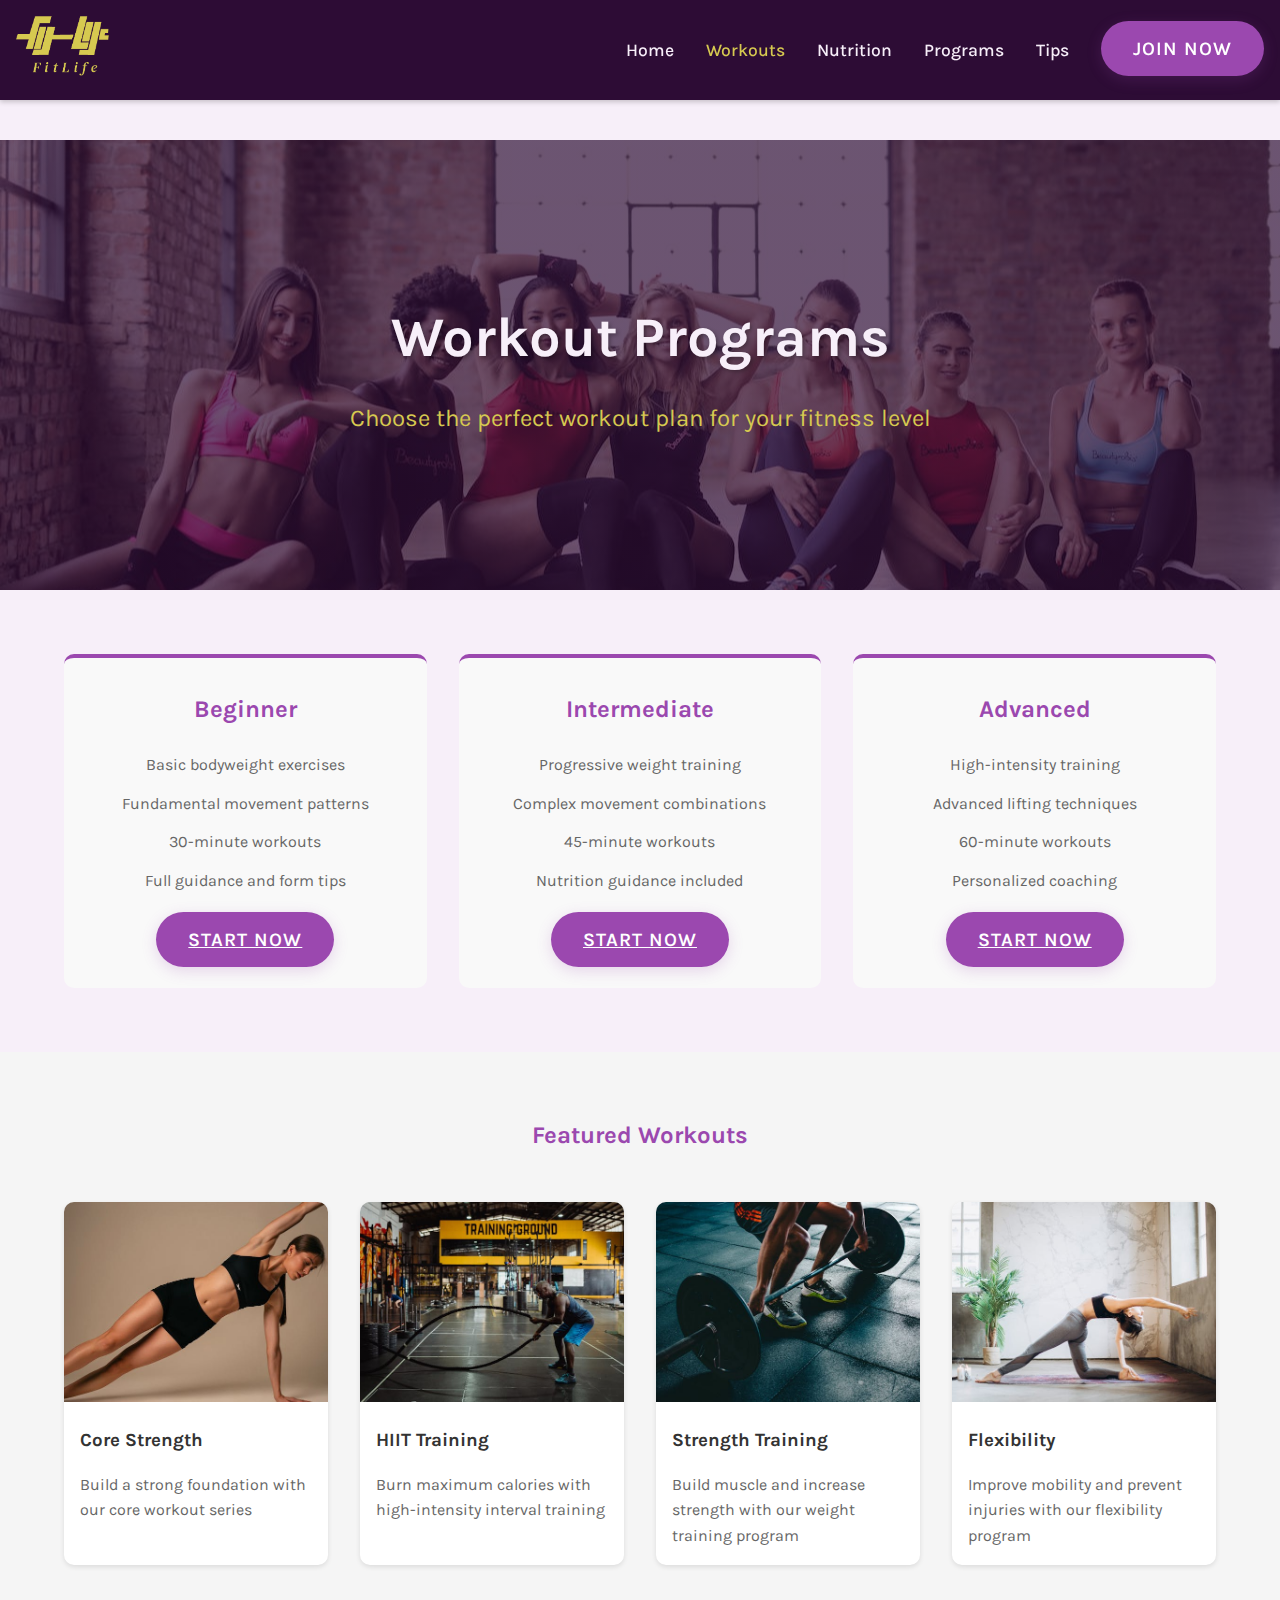
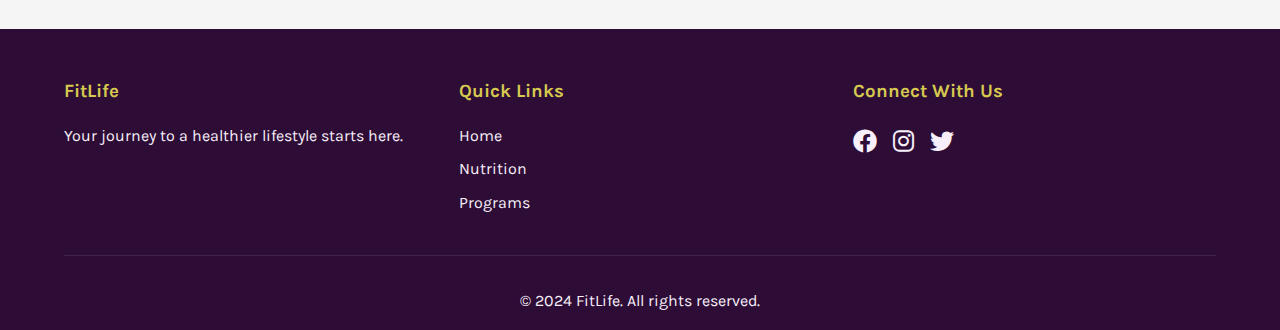
<file: workouts.html>
<!DOCTYPE html>
<html lang="en">
<head>
    <meta charset="UTF-8">
    <meta name="viewport" content="width=device-width, initial-scale=1.0">
    <title>Workouts - FitLife</title>
    <link rel="preconnect" href="https://fonts.googleapis.com">
    <link rel="preconnect" href="https://fonts.gstatic.com" crossorigin>
    <link href="https://fonts.googleapis.com/css2?family=Karla:wght@400;500;600;700&display=swap" rel="stylesheet">
    <link rel="stylesheet" href="css/style.css">
    <link rel="stylesheet" href="https://cdnjs.cloudflare.com/ajax/libs/font-awesome/6.0.0/css/all.min.css">
</head>
<body>
    <header>
        <nav class="navbar">
            <div class="nav-brand">
                <a href="index.html"><img src="images/logo.png" alt="FitLife Logo" class="nav-logo"></a>
            </div>
            <button class="nav-toggle" aria-label="toggle navigation">
                <span class="hamburger"></span>
            </button>
            <ul class="nav-menu">
                <li class="nav-item"><a href="index.html" class="nav-link">Home</a></li>
                <li class="nav-item"><a href="workouts.html" class="nav-link active">Workouts</a></li>
                <li class="nav-item"><a href="nutrition.html" class="nav-link">Nutrition</a></li>
                <li class="nav-item"><a href="programs.html" class="nav-link">Programs</a></li>
                <li class="nav-item"><a href="tips.html" class="nav-link">Tips</a></li>
                <li class="nav-item"><a href="checkout.html?plan=beginner&price=49.99" class="nav-link cta-button">Join Now</a></li>
            </ul>
        </nav>
    </header>

    <main class="workouts-page">
        <section class="workout-header">
            <h1>Workout Programs</h1>
            <p>Choose the perfect workout plan for your fitness level</p>
        </section>

        <section class="workout-levels">
            <div class="level-card beginner">
                <h2>Beginner</h2>
                <ul>
                    <li>Basic bodyweight exercises</li>
                    <li>Fundamental movement patterns</li>
                    <li>30-minute workouts</li>
                    <li>Full guidance and form tips</li>
                </ul>
                <a href="checkout-beginner.html" class="cta-button">Start Now</a>
            </div>

            <div class="level-card intermediate">
                <h2>Intermediate</h2>
                <ul>
                    <li>Progressive weight training</li>
                    <li>Complex movement combinations</li>
                    <li>45-minute workouts</li>
                    <li>Nutrition guidance included</li>
                </ul>
                <a href="checkout-intermediate.html" class="cta-button">Start Now</a>
            </div>

            <div class="level-card advanced">
                <h2>Advanced</h2>
                <ul>
                    <li>High-intensity training</li>
                    <li>Advanced lifting techniques</li>
                    <li>60-minute workouts</li>
                    <li>Personalized coaching</li>
                </ul>
                <a href="checkout-advanced.html" class="cta-button">Start Now</a>
            </div>
        </section>

        <section class="featured-workouts">
            <h2>Featured Workouts</h2>
            <div class="workout-grid">
                <div class="workout-item">
                    <img src="images/workout1.jpg" alt="Core Strength">
                    <h3>Core Strength</h3>
                    <p>Build a strong foundation with our core workout series</p>
                </div>
                <div class="workout-item">
                    <img src="images/workout2.jpg" alt="HIIT Training">
                    <h3>HIIT Training</h3>
                    <p>Burn maximum calories with high-intensity interval training</p>
                </div>
                <div class="workout-item">
                    <img src="images/workout3.jpg" alt="Strength Training">
                    <h3>Strength Training</h3>
                    <p>Build muscle and increase strength with our weight training program</p>
                </div>
                <div class="workout-item">
                    <img src="images/workout4.jpg" alt="Flexibility">
                    <h3>Flexibility</h3>
                    <p>Improve mobility and prevent injuries with our flexibility program</p>
                </div>
            </div>
        </section>
    </main>

    <footer>
        <div class="footer-content">
            <div class="footer-section">
                <h3>FitLife</h3>
                <p>Your journey to a healthier lifestyle starts here.</p>
            </div>
            <div class="footer-section">
                <h3>Quick Links</h3>
                <ul>
                    <li><a href="index.html">Home</a></li>
                    <li><a href="nutrition.html">Nutrition</a></li>
                    <li><a href="programs.html">Programs</a></li>
                </ul>
            </div>
            <div class="footer-section">
                <h3>Connect With Us</h3>
                <div class="social-links">
                    <a href="#"><i class="fab fa-facebook"></i></a>
                    <a href="#"><i class="fab fa-instagram"></i></a>
                    <a href="#"><i class="fab fa-twitter"></i></a>
                </div>
            </div>
        </div>
        <div class="footer-bottom">
            <p>&copy; 2024 FitLife. All rights reserved.</p>
        </div>
    </footer>

    <script src="js/main.js"></script>
</body>
</html>
</file>
<file: css/style.css>
/* Reset and Base Styles */
* {
    /* CSS Reset - Removes default browser margins and padding
       This ensures consistent styling across different browsers 
       and gives us a clean slate to work with.
       Using * instead of body ensures ALL elements (not just body content)
       are reset, including headers, lists, and form elements */
    margin: 0;
    padding: 0;
    box-sizing: border-box;
}

:root {
    --primary: #9B48AF;
    --secondary: #D6C950;
    --dark: #2D0C35;
    --light: #F7EFF9;
    --font-main: 'Karla', sans-serif;
}

body {
    font-family: var(--font-main);
    line-height: 1.6;
    color: var(--dark);
    background-color: var(--light);
}

/* Navigation */
.navbar {
    background: var(--dark);
    padding: 1rem;
    box-shadow: 0 2px 5px rgba(0,0,0,0.2);
    position: fixed;
    width: 100%;
    top: 0;
    left: 0;
    z-index: 100;
    display: flex;
    justify-content: space-between;
    align-items: center;
}

.nav-brand {
    margin-right: 2rem;
}

.nav-logo {
    height: 60px;
    width: auto;
}

.nav-toggle {
    display: none;
}

.hamburger {
    display: block;
    position: relative;
}

.hamburger,
.hamburger::before,
.hamburger::after {
    background: var(--secondary);
    width: 2em;
    height: 3px;
    border-radius: 1em;
    transition: transform 250ms ease-in-out;
}

.hamburger::before,
.hamburger::after {
    content: '';
    position: absolute;
    left: 0;
}

.hamburger::before { top: 6px; }
.hamburger::after { bottom: 6px; }

.nav-menu {
    display: flex;
    align-items: center;
    margin: 0;
    padding: 0;
    list-style: none;
}

.nav-item {
    margin-left: 2rem;
}

.nav-link {
    font-family: var(--font-main);
    font-weight: 500;
    color: var(--light);
    text-decoration: none;
    font-size: 1.1rem;
    transition: color 0.3s ease;
}

.nav-link:hover {
    color: var(--secondary);
}

.nav-link.active {
    color: var(--secondary);
}

/* Responsive Navigation */
@media (max-width: 768px) {
    .nav-toggle {
        display: block;
        padding: .5em;
        background: transparent;
        border: 0;
        cursor: pointer;
        position: absolute;
        right: 1rem;
        z-index: 1000;
    }
    
    .nav-menu {
        position: fixed;
        background: var(--dark);
        width: 100%;
        top: 0;
        bottom: 0;
        left: 100%;
        right: 0;
        z-index: 999;
        padding: 6rem 2rem 2rem;
        flex-direction: column;
        transition: transform 250ms ease-in-out;
    }
    
    .nav-menu[data-visible="true"] {
        transform: translateX(-100%);
    }
    
    .nav-item {
        margin: 1.5rem 0;
    }
    
    .nav-link {
        font-size: 1.1rem;
    }
    
    .nav-toggle[aria-expanded="true"] .hamburger {
        transform: rotate(45deg);
    }
    
    .nav-toggle[aria-expanded="true"] .hamburger::before {
        transform: translateY(-6px) rotate(90deg);
    }
    
    .nav-toggle[aria-expanded="true"] .hamburger::after {
        transform: translateY(6px) rotate(90deg);
        opacity: 0;
    }
}

/* fitness videos */
.video-list {
  margin: 0 auto;
  margin-top: 20px;
  background-color: #eee;
  padding: 30px 0;
  display: flex;
  gap: 30px;
  align-items: center;
  justify-content: center;
  flex-direction: column;
}

.video-content {
  margin: 0 auto;
  width: 1200px;
  display: flex;
  gap: 40px;
  align-items: stretch;
  justify-content: center;
}

.video-item {
  width: 320px;
  display: flex;
  flex-direction: column;
  gap: 15px;
  align-items: center;
}

.video-item h3 {
  height: 60px;
  margin: 0;
  display: flex;
  align-items: center;
  text-align: center;
  font-size: 1.1em;
  line-height: 1.4;
}

.video-item img {
  width: 100%;
  height: 180px;
  object-fit: cover;
  border-radius: 8px;
}

.video-item a {
  display: inline-block;
  background-color: var(--primary);
  padding: 12px 25px;
  color: #fff;
  text-decoration: none;
  border-radius: 5px;
  transition: background-color 0.3s;
  margin-top: auto;
}

.video-item a:hover {
  background-color: var(--secondary);
}

@media (max-width: 1280px) {
  .video-content {
    width: 90%;
    gap: 20px;
  }
  
  .video-item {
    width: 280px;
  }
}

@media (max-width: 992px) {
  .video-content {
    flex-wrap: wrap;
    gap: 30px;
  }
  
  .video-item {
    width: calc(50% - 20px);
  }
}

@media (max-width: 768px) {
  .video-content {
    width: 95%;
  }
  
  .video-item {
    width: 100%;
    max-width: 400px;
  }
  
  .video-item img {
    height: 200px;
  }
  
  .video-item h3 {
    height: auto;
    min-height: 50px;
    font-size: 1em;
  }
}

/* Hero Section */
.hero {
    height: 100vh;
    background: linear-gradient(rgba(45, 12, 53, 0.7), rgba(45, 12, 53, 0.7)), url('../images/hero_image.jpg');
    background-size: cover;
    background-position: center;
    display: flex;
    align-items: center;
    justify-content: center;
    text-align: center;
    color: var(--light);
    padding: 0 1rem;
}

.hero-content {
    max-width: 800px;
    padding: 2rem;
    background: rgba(45, 12, 53, 0.8);
    border-radius: 15px;
    backdrop-filter: blur(5px);
    border: 1px solid rgba(255, 255, 255, 0.1);
}

.hero-content h1 {
    font-family: var(--font-main);
    font-weight: 700;
    font-size: 3.5rem;
    margin-bottom: 1rem;
    color: var(--light);
    text-shadow: 2px 2px 4px rgba(0, 0, 0, 0.3);
}

.hero-content p {
    font-size: 1.5rem;
    margin-bottom: 2rem;
    color: var(--secondary);
}

.hero-content .cta-button {
    font-family: var(--font-main);
    font-weight: 600;
    font-size: 1.2rem;
    padding: 1rem 2.5rem;
    background-color: var(--primary);
    color: var(--light);
    border: 2px solid var(--light);
    transition: all 0.3s ease;
}

.hero-content .cta-button:hover {
    background-color: var(--secondary);
    color: var(--dark);
    border-color: var(--secondary);
    transform: translateY(-3px);
    box-shadow: 0 5px 15px rgba(0, 0, 0, 0.3);
}

/* Features Section */
.features {
    padding: 5rem 5%;
    text-align: center;
}

.features h2 {
    font-family: var(--font-main);
    font-weight: 700;
    margin-bottom: 3rem;
    font-size: 2.5rem;
    color: var(--primary);
}

.feature-grid {
    display: grid;
    grid-template-columns: repeat(auto-fit, minmax(250px, 1fr));
    gap: 2rem;
}

.feature-card {
    padding: 2rem;
    background: #f9f9f9;
    border-radius: 10px;
    transition: transform 0.3s ease;
}

.feature-card:hover {
    transform: translateY(-10px);
}

.feature-card i {
    font-size: 2.5rem;
    color: var(--primary);
    margin-bottom: 1rem;
}

/* Workouts Page Styles */
.workouts-page {
    padding-top: 80px;
}

.workout-header {
    height: 50vh;
    background: linear-gradient(rgba(45, 12, 53, 0.7), rgba(45, 12, 53, 0.7)), url('../images/nav_image.jpg');
    background-size: cover;
    background-position: center;
    display: flex;
    flex-direction: column;
    align-items: center;
    justify-content: center;
    text-align: center;
    color: var(--light);
    padding: 4rem 2rem;
    margin-top: 60px;
}

.workout-header h1 {
    font-size: 3.5rem;
    margin-bottom: 1rem;
    color: var(--light);
    text-shadow: 2px 2px 4px rgba(0, 0, 0, 0.3);
}

.workout-header p {
    font-size: 1.5rem;
    color: var(--secondary);
    max-width: 600px;
    margin: 0 auto;
}

.workout-levels {
    display: grid;
    grid-template-columns: repeat(auto-fit, minmax(300px, 1fr));
    gap: 2rem;
    padding: 4rem 5%;
}

.level-card {
    background: #f9f9f9;
    padding: 2rem;
    border-radius: 10px;
    text-align: center;
    transition: transform 0.3s ease;
    border-top: 4px solid var(--primary);
}

.level-card:hover {
    transform: translateY(-10px);
    border-top-color: var(--secondary);
}

.level-card h2 {
    font-family: var(--font-main);
    font-weight: 700;
    color: var(--primary);
    margin-bottom: 1.5rem;
}

.level-card ul {
    list-style: none;
    margin-bottom: 2rem;
}

.level-card ul li {
    margin-bottom: 0.8rem;
    color: #666;
}

.featured-workouts {
    padding: 4rem 5%;
    background: #f5f5f5;
}

.featured-workouts h2 {
    font-family: var(--font-main);
    font-weight: 700;
    text-align: center;
    margin-bottom: 3rem;
    color: var(--primary);
}

.workout-grid {
    display: grid;
    grid-template-columns: repeat(auto-fit, minmax(250px, 1fr));
    gap: 2rem;
}

.workout-item {
    background: white;
    border-radius: 10px;
    overflow: hidden;
    box-shadow: 0 2px 5px rgba(0,0,0,0.1);
}

.workout-item img {
    width: 100%;
    height: 200px;
    object-fit: cover;
}

.workout-item h3 {
    font-family: var(--font-main);
    font-weight: 700;
    padding: 1rem;
    color: #333;
}

.workout-item p {
    padding: 0 1rem 1rem;
    color: #666;
}

/* Nutrition Page Styles */
.nutrition-page {
    padding-top: 80px;
}

.nutrition-header {
    height: 50vh;
    background: linear-gradient(rgba(45, 12, 53, 0.7), rgba(45, 12, 53, 0.7)), url('../images/nav_image.jpg');
    background-size: cover;
    background-position: center;
    display: flex;
    flex-direction: column;
    align-items: center;
    justify-content: center;
    text-align: center;
    color: var(--light);
    padding: 4rem 2rem;
    margin-top: 60px;
}

.nutrition-header h1 {
    font-size: 3.5rem;
    margin-bottom: 1rem;
    color: var(--light);
    text-shadow: 2px 2px 4px rgba(0, 0, 0, 0.3);
}

.nutrition-header p {
    font-size: 1.5rem;
    color: var(--secondary);
    max-width: 600px;
    margin: 0 auto;
}

.meal-plans {
    padding: 4rem 5%;
}

.meal-plans h2 {
    font-family: var(--font-main);
    font-weight: 700;
    text-align: center;
    margin-bottom: 3rem;
    color: var(--primary);
}

.plan-grid {
    display: grid;
    grid-template-columns: repeat(auto-fit, minmax(300px, 1fr));
    gap: 2rem;
}

.plan-card {
    background: #f9f9f9;
    padding: 2rem;
    border-radius: 10px;
    text-align: center;
    transition: transform 0.3s ease;
    border-left: 4px solid var(--primary);
}

.plan-card:hover {
    transform: translateY(-10px);
    border-left-color: var(--secondary);
}

.plan-card i {
    font-size: 3rem;
    color: var(--primary);
    margin-bottom: 1rem;
}

.plan-card h3 {
    font-family: var(--font-main);
    font-weight: 700;
    color: #333;
    margin-bottom: 1rem;
}

.plan-card ul {
    list-style: none;
    margin: 1.5rem 0;
}

.plan-card ul li {
    margin-bottom: 0.5rem;
    color: #666;
}

.nutrition-tips {
    padding: 4rem 5%;
    background: #f5f5f5;
}

.nutrition-tips h2 {
    font-family: var(--font-main);
    font-weight: 700;
    text-align: center;
    margin-bottom: 3rem;
    color: var(--primary);
}

.tips-grid {
    display: grid;
    grid-template-columns: repeat(auto-fit, minmax(250px, 1fr));
    gap: 2rem;
}

.tip-item {
    background: white;
    border-radius: 10px;
    overflow: hidden;
    box-shadow: 0 2px 5px rgba(0,0,0,0.1);
}

.tip-item img {
    width: 100%;
    height: 200px;
    object-fit: cover;
}

.tip-item h3 {
    font-family: var(--font-main);
    font-weight: 700;
    padding: 1rem;
    color: #333;
}

.tip-item p {
    padding: 0 1rem 1rem;
    color: #666;
}

.nutrition-calculator {
    padding: 4rem 5%;
    text-align: center;
}

.calculator-container {
    max-width: 600px;
    margin: 0 auto;
    padding: 2rem;
    background: #f9f9f9;
    border-radius: 10px;
}

.form-group {
    margin-bottom: 1.5rem;
    text-align: left;
}

.form-group label {
    display: block;
    margin-bottom: 0.5rem;
    color: #333;
}

.form-group input,
.form-group select {
    width: 100%;
    padding: 0.8rem;
    border: 1px solid #ddd;
    border-radius: 5px;
    font-size: 1rem;
}

#calculator-result {
    margin-top: 2rem;
    padding: 1rem;
    background: var(--primary);
    color: var(--light);
    border-radius: 5px;
    display: none;
}

/* Calculator Styles */
.calculator-container {
    max-width: 600px;
    margin: 0 auto;
    padding: 2rem;
    background: white;
    border-radius: 15px;
    box-shadow: 0 4px 6px rgba(0, 0, 0, 0.1);
}

.form-group {
    margin-bottom: 1.5rem;
}

.form-group label {
    display: block;
    margin-bottom: 0.5rem;
    color: var(--dark);
    font-weight: 500;
}

.form-group input,
.form-group select {
    width: 100%;
    padding: 0.8rem;
    border: 2px solid var(--primary);
    border-radius: 8px;
    font-size: 1rem;
    color: var(--dark);
    transition: all 0.3s ease;
}

.form-group input:focus,
.form-group select:focus {
    outline: none;
    border-color: var(--secondary);
    box-shadow: 0 0 0 3px rgba(214, 201, 80, 0.2);
}

.calculator-result-container {
    margin-top: 2rem;
    padding: 1rem;
    border-radius: 10px;
    transition: all 0.3s ease;
}

.calculator-results {
    background: var(--light);
    padding: 2rem;
    border-radius: 10px;
    box-shadow: 0 4px 6px rgba(0, 0, 0, 0.1);
    border-left: 4px solid var(--primary);
    animation: slideIn 0.5s ease-out;
}

@keyframes slideIn {
    from {
        opacity: 0;
        transform: translateY(20px);
    }
    to {
        opacity: 1;
        transform: translateY(0);
    }
}

.calculator-results h3 {
    color: var(--primary);
    margin-bottom: 1.5rem;
    font-size: 1.5rem;
    text-align: center;
}

.calorie-goals {
    display: grid;
    grid-template-columns: repeat(auto-fit, minmax(200px, 1fr));
    gap: 1.5rem;
    margin-bottom: 1.5rem;
}

.goal {
    background: white;
    padding: 1.5rem;
    border-radius: 8px;
    text-align: center;
    box-shadow: 0 2px 4px rgba(0, 0, 0, 0.1);
    transition: transform 0.3s ease;
}

.goal:hover {
    transform: translateY(-3px);
    box-shadow: 0 4px 8px rgba(0, 0, 0, 0.15);
}

.goal h4 {
    color: var(--dark);
    margin-bottom: 0.5rem;
    font-size: 1.2rem;
    font-weight: 600;
}

.goal p {
    color: var(--primary);
    font-size: 1.5rem;
    font-weight: 700;
}

.note {
    color: #666;
    font-size: 0.9rem;
    text-align: center;
    font-style: italic;
    margin-top: 1rem;
}

.error {
    color: #dc3545;
    text-align: center;
    margin-top: 1rem;
    padding: 1rem;
    background: #ffe6e6;
    border-radius: 5px;
    animation: shake 0.5s ease-in-out;
}

@keyframes shake {
    0%, 100% { transform: translateX(0); }
    25% { transform: translateX(-5px); }
    75% { transform: translateX(5px); }
}

/* Calculator Results Styles */
.result-group {
    margin-top: 2rem;
    padding: 2rem;
    background: var(--light);
    border-radius: 10px;
    border-left: 4px solid var(--primary);
}

.result-group h3 {
    color: var(--primary);
    margin-bottom: 1.5rem;
    text-align: center;
    font-size: 1.5rem;
}

.calorie-results {
    display: grid;
    gap: 1.5rem;
    margin-bottom: 1.5rem;
}

.result-item {
    background: white;
    padding: 1rem;
    border-radius: 8px;
    box-shadow: 0 2px 4px rgba(0, 0, 0, 0.1);
}

.result-item label {
    display: block;
    color: var(--dark);
    font-weight: 600;
    margin-bottom: 0.5rem;
}

.result-item input {
    width: 100%;
    padding: 0.8rem;
    border: 2px solid var(--primary);
    border-radius: 8px;
    font-size: 1.2rem;
    font-weight: 700;
    color: var(--primary);
    background: white;
    text-align: center;
}

.result-item input:read-only {
    background: white;
    cursor: default;
}

.note {
    color: #666;
    font-size: 0.9rem;
    text-align: center;
    font-style: italic;
    margin-top: 1rem;
}

/* Programs Page Styles */
.programs-page {
    padding-top: 80px;
}

.programs-header {
    height: 50vh;
    background: linear-gradient(rgba(45, 12, 53, 0.7), rgba(45, 12, 53, 0.7)), url('../images/nav_image.jpg');
    background-size: cover;
    background-position: center;
    display: flex;
    flex-direction: column;
    align-items: center;
    justify-content: center;
    text-align: center;
    color: var(--light);
    padding: 4rem 2rem;
    margin-top: 60px;
}

.programs-header h1 {
    font-size: 3.5rem;
    margin-bottom: 1rem;
    color: var(--light);
    text-shadow: 2px 2px 4px rgba(0, 0, 0, 0.3);
}

.programs-header p {
    font-size: 1.5rem;
    color: var(--secondary);
    max-width: 600px;
    margin: 0 auto;
}

.featured-programs {
    padding: 4rem 5%;
    display: grid;
    grid-template-columns: repeat(auto-fit, minmax(300px, 1fr));
    gap: 2rem;
}

.program-card {
    background: #fff;
    border-radius: 10px;
    padding: 2rem;
    text-align: center;
    box-shadow: 0 3px 10px rgba(0,0,0,0.1);
    position: relative;
    transition: transform 0.3s ease;
    border-left: 4px solid var(--primary);
}

.program-card:hover {
    transform: translateY(-10px);
    border-left-color: var(--secondary);
}

.program-badge {
    position: absolute;
    top: -10px;
    right: -10px;
    background: var(--primary);
    color: var(--light);
    padding: 0.5rem 1rem;
    border-radius: 20px;
    font-size: 0.9rem;
}

.program-card h2 {
    font-family: var(--font-main);
    font-weight: 700;
    color: #333;
    margin-bottom: 1rem;
}

.duration {
    color: #666;
    font-style: italic;
    margin-bottom: 1.5rem;
}

.program-features {
    list-style: none;
    margin-bottom: 2rem;
    text-align: left;
}

.program-features li {
    margin-bottom: 0.8rem;
    color: #666;
}

.program-features i {
    color: var(--primary);
    margin-right: 0.5rem;
}

.price {
    font-size: 1.5rem;
    font-weight: bold;
    color: #333;
    margin-bottom: 1.5rem;
}

.program-comparison {
    padding: 4rem 5%;
    background: #f5f5f5;
}

.program-comparison h2 {
    font-family: var(--font-main);
    font-weight: 700;
    text-align: center;
    margin-bottom: 3rem;
    color: var(--primary);
}

.comparison-table {
    overflow-x: auto;
}

.comparison-table table {
    width: 100%;
    border-collapse: collapse;
    background: white;
    box-shadow: 0 2px 5px rgba(0,0,0,0.1);
}

.comparison-table th,
.comparison-table td {
    padding: 1rem;
    text-align: center;
    border: 1px solid #eee;
}

.comparison-table th {
    background: var(--primary);
    color: var(--light);
}

.comparison-table tr:nth-child(even) {
    background: #f9f9f9;
}

.comparison-table i.fa-check {
    color: var(--primary);
}

.comparison-table i.fa-times {
    color: #e74c3c;
}

/* Tips Page Styles */
.tips-page {
    padding-top: 80px;
}

.tips-header {
    height: 50vh;
    background: linear-gradient(rgba(45, 12, 53, 0.7), rgba(45, 12, 53, 0.7)), url('../images/nav_image.jpg');
    background-size: cover;
    background-position: center;
    display: flex;
    flex-direction: column;
    align-items: center;
    justify-content: center;
    text-align: center;
    color: var(--light);
    padding: 4rem 2rem;
    margin-top: 60px;
}

.tips-header h1 {
    font-size: 3.5rem;
    margin-bottom: 1rem;
    color: var(--light);
    text-shadow: 2px 2px 4px rgba(0, 0, 0, 0.3);
}

.tips-header p {
    font-size: 1.5rem;
    color: var(--secondary);
    max-width: 600px;
    margin: 0 auto;
}

.tips-categories {
    padding: 4rem 5%;
    display: grid;
    grid-template-columns: repeat(auto-fit, minmax(300px, 1fr));
    gap: 2rem;
}

.category-card {
    background: #fff;
    border-radius: 10px;
    padding: 2rem;
    box-shadow: 0 3px 10px rgba(0,0,0,0.1);
}

.category-card i {
    font-size: 3rem;
    color: var(--primary);
    margin-bottom: 1rem;
}

.category-card h2 {
    font-family: var(--font-main);
    font-weight: 700;
    color: #333;
    margin-bottom: 2rem;
}

.tip-list {
    display: flex;
    flex-direction: column;
    gap: 1.5rem;
}

.tip {
    padding: 1rem;
    background: #f9f9f9;
    border-radius: 5px;
    transition: transform 0.3s ease;
}

.tip:hover {
    transform: translateX(10px);
}

.tip h3 {
    font-family: var(--font-main);
    font-weight: 700;
    color: #333;
    margin-bottom: 0.5rem;
}

.tip p {
    color: #666;
    margin-bottom: 1rem;
}

.read-more {
    color: var(--primary);
    text-decoration: none;
    font-weight: 500;
    display: inline-block;
    transition: color 0.3s ease;
}

.read-more:hover {
    color: var(--secondary);
}

.quick-tips {
    padding: 4rem 2rem;
    background: var(--light);
    text-align: center;
}

.quick-tips h2 {
    color: var(--dark);
    margin-bottom: 3rem;
    font-size: 2.5rem;
}

.tips-carousel {
    display: grid;
    grid-template-columns: repeat(auto-fit, minmax(300px, 1fr));
    gap: 2rem;
    max-width: 1200px;
    margin: 0 auto;
    padding: 0 1rem;
}

.tip-slide {
    background: white;
    padding: 2rem;
    border-radius: 10px;
    box-shadow: 0 2px 10px rgba(0,0,0,0.1);
    transition: transform 0.3s ease;
}

.tip-slide:hover {
    transform: translateY(-5px);
}

.tip-slide i {
    font-size: 2.5rem;
    color: var(--primary);
    margin-bottom: 1rem;
}

.tip-slide p {
    color: var(--dark);
    font-size: 1.1rem;
    line-height: 1.6;
}

@media (max-width: 768px) {
    .quick-tips {
        padding: 3rem 1rem;
    }

    .quick-tips h2 {
        font-size: 2rem;
        margin-bottom: 2rem;
    }

    .tips-carousel {
        grid-template-columns: 1fr;
        gap: 1.5rem;
        padding: 0;
    }

    .tip-slide {
        padding: 1.5rem;
    }

    .tip-slide i {
        font-size: 2rem;
    }

    .tip-slide p {
        font-size: 1rem;
    }
}

/* Checkout Page Styles */
.checkout-page {
    padding: 2rem;
    background: #f8f9fa;
    min-height: calc(100vh - 60px);
    margin-top: 60px;
}

.page-header {
    height: 40vh;
    background: linear-gradient(rgba(45, 12, 53, 0.7), rgba(45, 12, 53, 0.7)), url('../images/checkout.jpg');
    background-size: cover;
    background-position: center;
    display: flex;
    align-items: center;
    justify-content: center;
    text-align: center;
    color: var(--light);
    margin-bottom: 6rem;
}

.header-content {
    max-width: 1200px;
    padding: 2rem;
    width: 90%;
}

.header-content h1 {
    font-size: 2.5rem;
    margin-bottom: 0.8rem;
    color: var(--light);
    text-shadow: 2px 2px 4px rgba(0, 0, 0, 0.3);
}

.header-content p {
    font-size: 1.1rem;
    color: var(--secondary);
    text-shadow: 1px 1px 2px rgba(0, 0, 0, 0.3);
}

.checkout-content {
    max-width: 1200px;
    width: 90%;
    margin: 0 auto 4rem;
    position: relative;
    display: grid;
    grid-template-columns: 1fr 1.2fr;
    gap: 2rem;
    background: white;
    border-radius: 12px;
    box-shadow: 0 2px 15px rgba(0, 0, 0, 0.08);
    overflow: hidden;
    padding: 0;
}

.order-summary {
    padding: 2rem;
    background: #f8f9fa;
    border-right: 1px solid #eee;
}

.order-summary h2 {
    color: var(--dark);
    margin-bottom: 1.5rem;
    font-size: 1.5rem;
}

.selected-plan {
    background: white;
    padding: 1.5rem;
    border-radius: 8px;
    box-shadow: 0 2px 8px rgba(0, 0, 0, 0.05);
}

.selected-plan h3 {
    color: var(--primary);
    margin-bottom: 0.5rem;
    font-size: 1.3rem;
}

.plan-duration {
    color: #666;
    font-size: 0.9rem;
}

.plan-features {
    list-style: none;
    margin: 1.2rem 0;
    padding: 0;
}

.plan-features li {
    margin: 0.6rem 0;
    color: #555;
    display: flex;
    align-items: center;
    gap: 0.5rem;
    font-size: 0.95rem;
}

.plan-features i {
    color: var(--primary);
    font-size: 0.9rem;
}

.plan-price {
    margin-top: 1.2rem;
    padding-top: 1rem;
    border-top: 1px solid #eee;
    text-align: center;
}

.plan-price .price {
    font-size: 1.8rem;
    color: var(--dark);
    font-weight: 600;
}

.plan-price .period {
    color: #666;
    font-size: 0.9rem;
}

.checkout-form {
    padding: 2rem;
}

.checkout-form h2 {
    color: var(--dark);
    margin-bottom: 1.5rem;
    font-size: 1.5rem;
}

.form-group {
    margin-bottom: 1rem;
}

.form-group label {
    display: block;
    margin-bottom: 0.4rem;
    color: #555;
    font-size: 0.9rem;
    font-weight: 500;
}

.form-group input {
    width: 100%;
    padding: 0.6rem 0.8rem;
    border: 1px solid #ddd;
    border-radius: 6px;
    font-size: 0.95rem;
    transition: all 0.3s ease;
}

.form-group input:focus {
    border-color: var(--primary);
    outline: none;
    box-shadow: 0 0 0 3px rgba(155, 72, 175, 0.1);
}

.form-row {
    display: grid;
    grid-template-columns: 1fr 1fr;
    gap: 1rem;
}

.checkout-form .cta-button {
    width: 100%;
    margin-top: 1.5rem;
    padding: 0.8rem;
    font-size: 1rem;
    font-weight: 600;
    background-color: var(--primary);
    color: var(--light);
    border: none;
    border-radius: 6px;
    cursor: pointer;
    transition: background-color 0.3s ease;
}

.checkout-form .cta-button:hover {
    background-color: #8a3e9d;
}

.submit-button {
    display: inline-block;
    padding: 1rem 2.5rem;
    background-color: var(--primary);
    color: var(--light);
    text-decoration: none;
    border-radius: 50px;
    font-weight: 600;
    transition: all 0.3s ease;
    border: none;
    cursor: pointer;
    width: 100%;
    font-size: 1.2rem;
    text-transform: uppercase;
    letter-spacing: 1px;
    box-shadow: 0 4px 15px rgba(155, 72, 175, 0.2);
}

.submit-button:hover {
    background-color: var(--secondary);
    transform: translateY(-2px);
    box-shadow: 0 6px 20px rgba(155, 72, 175, 0.3);
}

.submit-button:active {
    transform: translateY(0);
    box-shadow: 0 4px 15px rgba(155, 72, 175, 0.2);
}

@media (max-width: 768px) {
    .checkout-content {
        grid-template-columns: 1fr;
        max-width: 500px;
    }

    .order-summary {
        border-right: none;
        border-bottom: 1px solid #eee;
    }

    .checkout-page {
        padding: 1rem;
    }

    .page-header {
        padding: 3rem 1rem;
    }

    .page-header h1 {
        font-size: 2rem;
    }
}

/* Footer Styles */
footer {
    background-color: var(--dark);
    color: var(--light);
    padding: 3rem 5% 1rem;
}

.footer-content {
    display: grid;
    grid-template-columns: repeat(auto-fit, minmax(250px, 1fr));
    gap: 2rem;
    margin-bottom: 2rem;
}

.footer-section h3 {
    font-family: var(--font-main);
    font-weight: 700;
    margin-bottom: 1rem;
    color: var(--secondary);
}

.footer-section ul {
    list-style: none;
}

.footer-section ul li {
    margin-bottom: 0.5rem;
}

.footer-section a {
    color: var(--light);
    text-decoration: none;
    transition: color 0.3s ease;
}

.footer-section a:hover {
    color: var(--secondary);
}

.social-links {
    display: flex;
    gap: 1rem;
}

.social-links a {
    font-size: 1.5rem;
    color: var(--light);
    transition: color 0.3s ease;
}

.social-links a:hover {
    color: var(--secondary);
}

.footer-bottom {
    text-align: center;
    padding-top: 2rem;
    border-top: 1px solid rgba(255,255,255,0.1);
}

/* Responsive Design */
@media screen and (max-width: 768px) {
    .nav-links {
        display: none;
    }
    
    .burger {
        display: block;
    }
    
    .hero-content h1 {
        font-size: 2.5rem;
    }
}

/* Animation Classes */
.fade-in {
    animation: fadeIn 1s ease-in;
}

@keyframes fadeIn {
    from {
        opacity: 0;
        transform: translateY(20px);
    }
    to {
        opacity: 1;
        transform: translateY(0);
    }
}

/* Calculate Button Styles */
.cta-button {
    width: 100%;
    padding: 1rem 2rem;
    font-size: 1.2rem;
    font-weight: 600;
    text-transform: uppercase;
    letter-spacing: 1px;
    color: white;
    background: var(--primary);
    border: none;
    border-radius: 50px;
    cursor: pointer;
    transition: all 0.3s ease;
    box-shadow: 0 4px 15px rgba(155, 72, 175, 0.2);
    margin-top: 1.5rem;
    position: relative;
    overflow: hidden;
}

.cta-button:hover {
    background: #8a3d9d;
    transform: translateY(-2px);
    box-shadow: 0 6px 20px rgba(155, 72, 175, 0.3);
}

.cta-button:active {
    transform: translateY(1px);
    box-shadow: 0 2px 10px rgba(155, 72, 175, 0.2);
}

.cta-button:focus {
    outline: none;
    box-shadow: 0 0 0 3px rgba(155, 72, 175, 0.3);
}

.cta-button:disabled {
    background: #cccccc;
    cursor: not-allowed;
    transform: none;
    box-shadow: none;
}

/* Tips Section Styles */
.tip {
    background: #fff;
    padding: 20px;
    border-radius: 8px;
    margin-bottom: 20px;
    box-shadow: 0 2px 5px rgba(0,0,0,0.1);
}

.tip h3 {
    color: var(--primary);
    margin-bottom: 10px;
}

.tip p {
    color: #666;
    margin-bottom: 15px;
}

.tip-content {
    max-height: 0;
    overflow: hidden;
    transition: max-height 0.3s ease-out;
}

.tip-content.active {
    max-height: 500px;
    margin-top: 15px;
    margin-bottom: 15px;
}

.tip-content ul {
    list-style-type: none;
    padding: 0;
}

.tip-content li {
    margin-bottom: 10px;
    padding-left: 20px;
    position: relative;
}

.tip-content li:before {
    content: "•";
    color: var(--primary);
    position: absolute;
    left: 0;
}

.read-more {
    background: var(--primary);
    color: white;
    border: none;
    padding: 8px 16px;
    border-radius: 4px;
    cursor: pointer;
    transition: background-color 0.3s;
}

.read-more:hover {
    background: var(--secondary);
}

.read-more.active {
    background: var(--secondary);
}

/* css for highlight section start */

.features {
    background: #f7eff9;
}
.highlight {
    padding: 5rem 2rem 0;
    display: flex;
    gap: 2rem;
    align-items: center;
  } 
  .left-highlight{
    flex: 1 1;
    display: grid;
    grid-template-columns: repeat(3, 1fr);
    gap: 1rem;
    grid-auto-rows: 15rem;
  }
  .left-highlight > img {
    width: 100%;
    height: 100%;
    object-fit: cover;
  }
  .left-highlight > :nth-child(1){
    grid-row: 1/3;
  }
  .left-highlight > :nth-child(4){
    grid-row: 2;
    grid-column: 2/4;
  }
  .stroke-text{
    color: transparent;
    -webkit-text-stroke-width: 1px;
    -webkit-text-stroke-color: #808080;
  }
  .right-highlight{
    flex: 1 1;
    text-transform: uppercase;
    gap: 2.2rem;
    display: flex;
    flex-direction: column;
  }
  .right-highlight > span {
    font-weight: bold;
    color: #9b48af;
  }
  .right-highlight > div {
    color: #808080;
    font-size: 3rem;
    font-weight: bold;
  }
  .promotion {
    display: flex;
    flex-direction: column;
    gap: 1rem;
  }
  .advantage-1,
  .advantage-2,
  .advantage-3,
  .advantage-4 {
    position: relative;
  }
  .advantage-1::before,
  .advantage-2::before,
  .advantage-3::before,
  .advantage-4::before {
    content: '';
    position: absolute;
    top: 0;
    right: 0;
    width: 100%;
    height: 100%;
    background:  #f7eff9;
    animation: showRight 5s ease forwards;
  }
  .advantage-1::before {
    animation-delay: 1.2s;
   }
   .advantage-2::before {
    animation-delay: 1.5s;
   }
   .advantage-3::before {
    animation-delay: 1.8s;
   }
   .advantage-4::before {
    animation-delay: 2.1s;
   }

  .promotion > div {
    display: flex;
    font-size:  1.3rem;
    gap:  1rem;
    text-transform: none;
  }
  .promotion>div> i {
    width: 2rem;
    height: 2rem;
  }
  .promotion>div> span {
    text-align: left;
  }
  .partners {
    display: flex;
    gap: 2rem;
  }
  .partners>img {
    width: 2.5rem;
  }
  .reason-to-choose{
    position: relative;
  }
  .reason-to-choose::before {
    content: '';
    position: absolute;
    top: 0;
    right: 0;
    width: 100%;
    height: 100%;
    background: #f7eff9;
    animation: showRight 5s ease forwards;
    animation-delay: .4s;
   }
   @keyframes showRight {
       100% {
           width: 0;
       }
   }
  @media screen and (max-width: 768px){
    .highlight {
      flex-direction: column;
      padding:0  0.2rem;
      gap: 1rem;
    }
    .left-highlight {
      grid-template-rows: auto;
      overflow: hidden;
    }
    .partner-title {
      color: #9c9c9c ;
      font-weight: normal;
    }
    .right-highlight > div {
        font-size: 2rem;
      }
  }
  /* css for highlight section end */
    /* css for reviews section start */
    .reviews {
        background: #f7eff9;
        display: flex;
        gap: 1rem;
        padding: 2rem;
      }
      .right-rev {
       flex: 1;
       position: relative;
      }
      .left-rev {
        display: flex;
        gap: 2rem;
        flex: 1 1;
        flex-direction: column;
        text-transform: uppercase;
        color: #808080;
        padding: 0 4rem;
      }
    
      .left-rev>:nth-child(1){
        color: #9b48af;
        font-weight: bold;
      }
      .left-rev>:nth-child(2),
      .left-rev>:nth-child(3){
        font-weight: bold;
        font-size: 3rem;
      }
      .left-rev>:nth-child(4){
        text-transform: none;
        text-align: justify;
        letter-spacing: 2px;
        line-height: 40px;
      }
      .right-rev>img,
      .right-rev>:nth-child(1),
      .right-rev>:nth-child(2){
        position: absolute;
        width: 17rem;
      }
      .right-rev>img {
        height: 20rem;
        object-fit: cover;
        top: 2rem;
        right: 31.5%;
      }
      .right-rev>:nth-child(1){
        height: 20rem;
        background-color: transparent;
        border: 2px solid #9b48af;
        top: 0.9rem;
        right: 33.5%;
      }
      .right-rev>:nth-child(2){
        height: 19rem;
        background: #9b48af;
        top: 4rem;
        right: 29.5%;
      }
      .arrows{
        display: flex;
        gap: 1rem;
        position: absolute;
        left: 7rem;
        bottom: 1rem;
      }
      .arrows>img{
        width: 1.5rem;
        cursor: pointer;
      }
      
      @media screen and (max-width: 768px){
        .reviews {
          flex-direction: column;
        }
        .left-rev >:nth-child(2),
        .left-rev >:nth-child(3) {
          font-size: xx-large;
        }
        .left-rev {
            padding-left: 0;
        }
        .right-rev {
          display: flex;
          flex-direction: column;
          align-items: center;
          gap: 2rem;
        }
        .right-rev > div {
          position: relative;
          display: none;
        }
        .right-rev>img {
          top: 0;
          right: 0;
          position: relative;
          align-self: center;
        }
        .right-rev>:last-child{
          display: block;
          bottom: 0; 
          left: 0;
        }
      }
      /* css for reviews section end */
</file>
